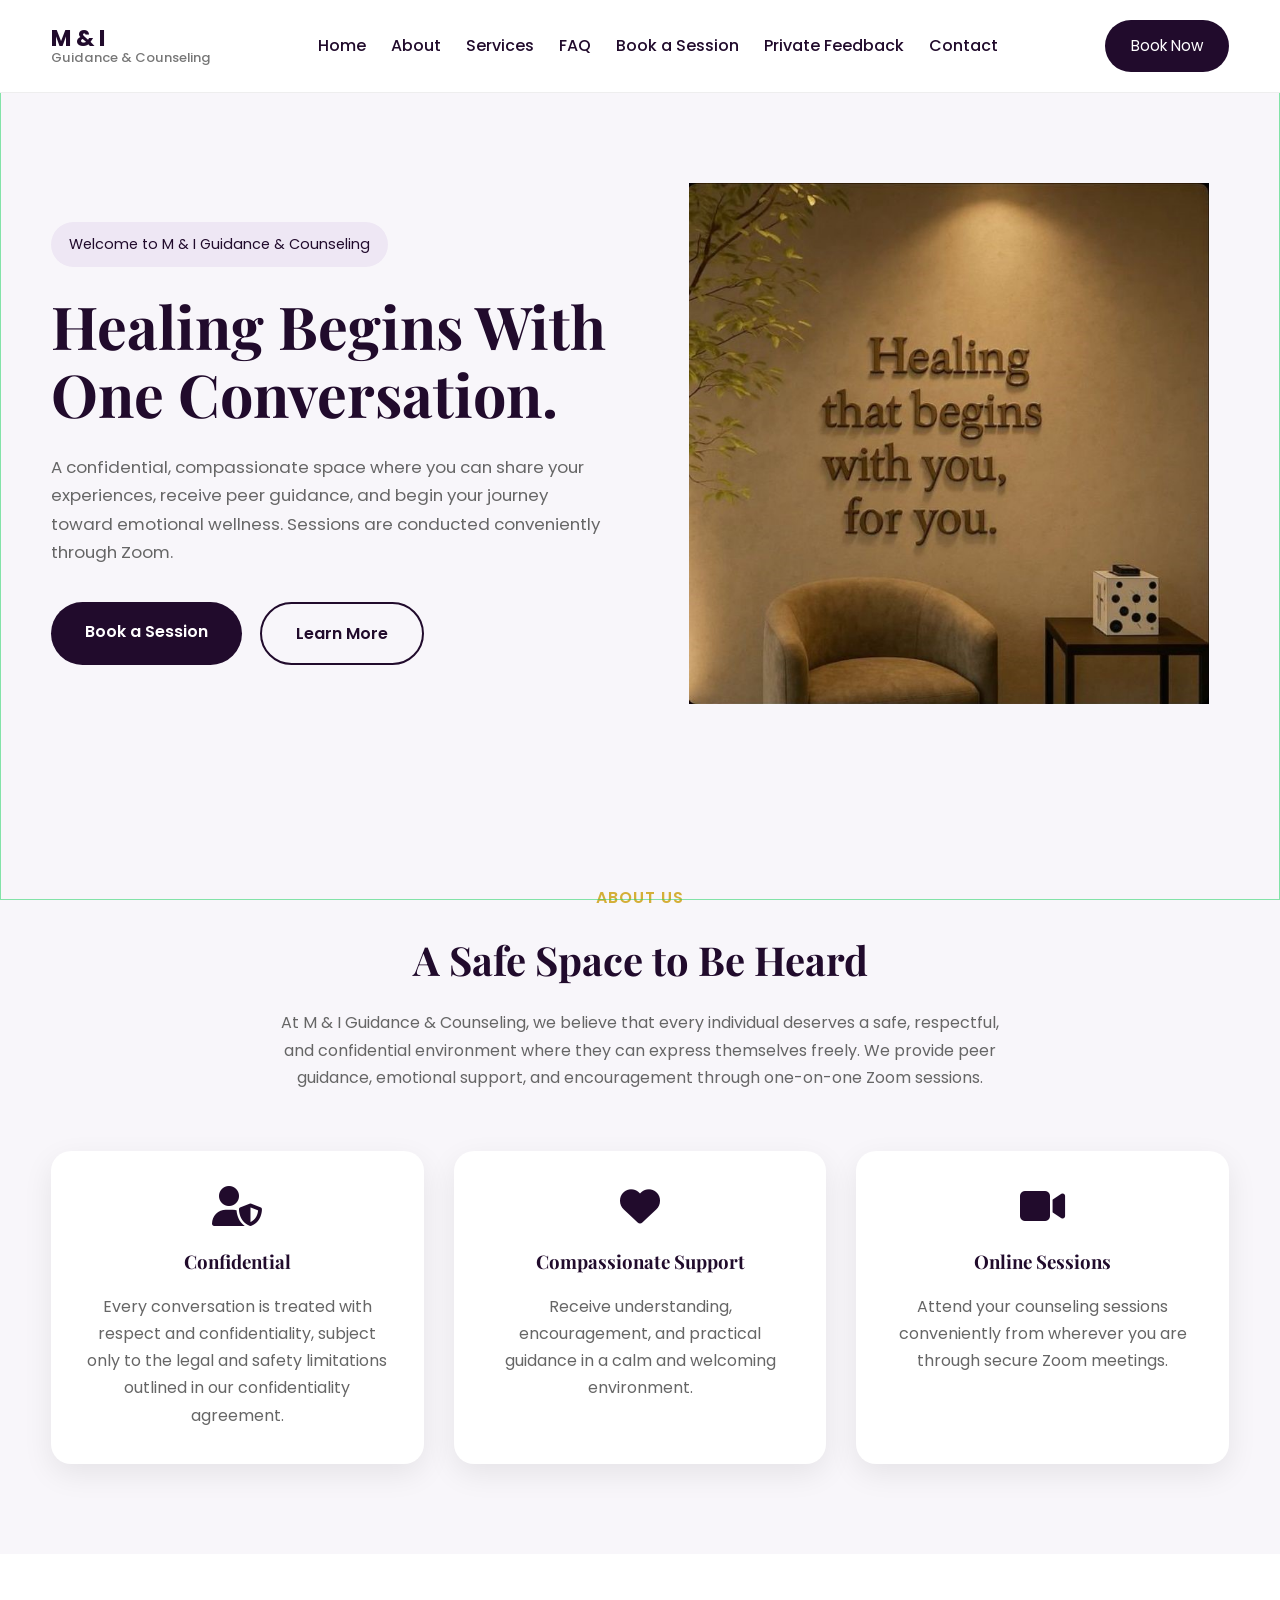
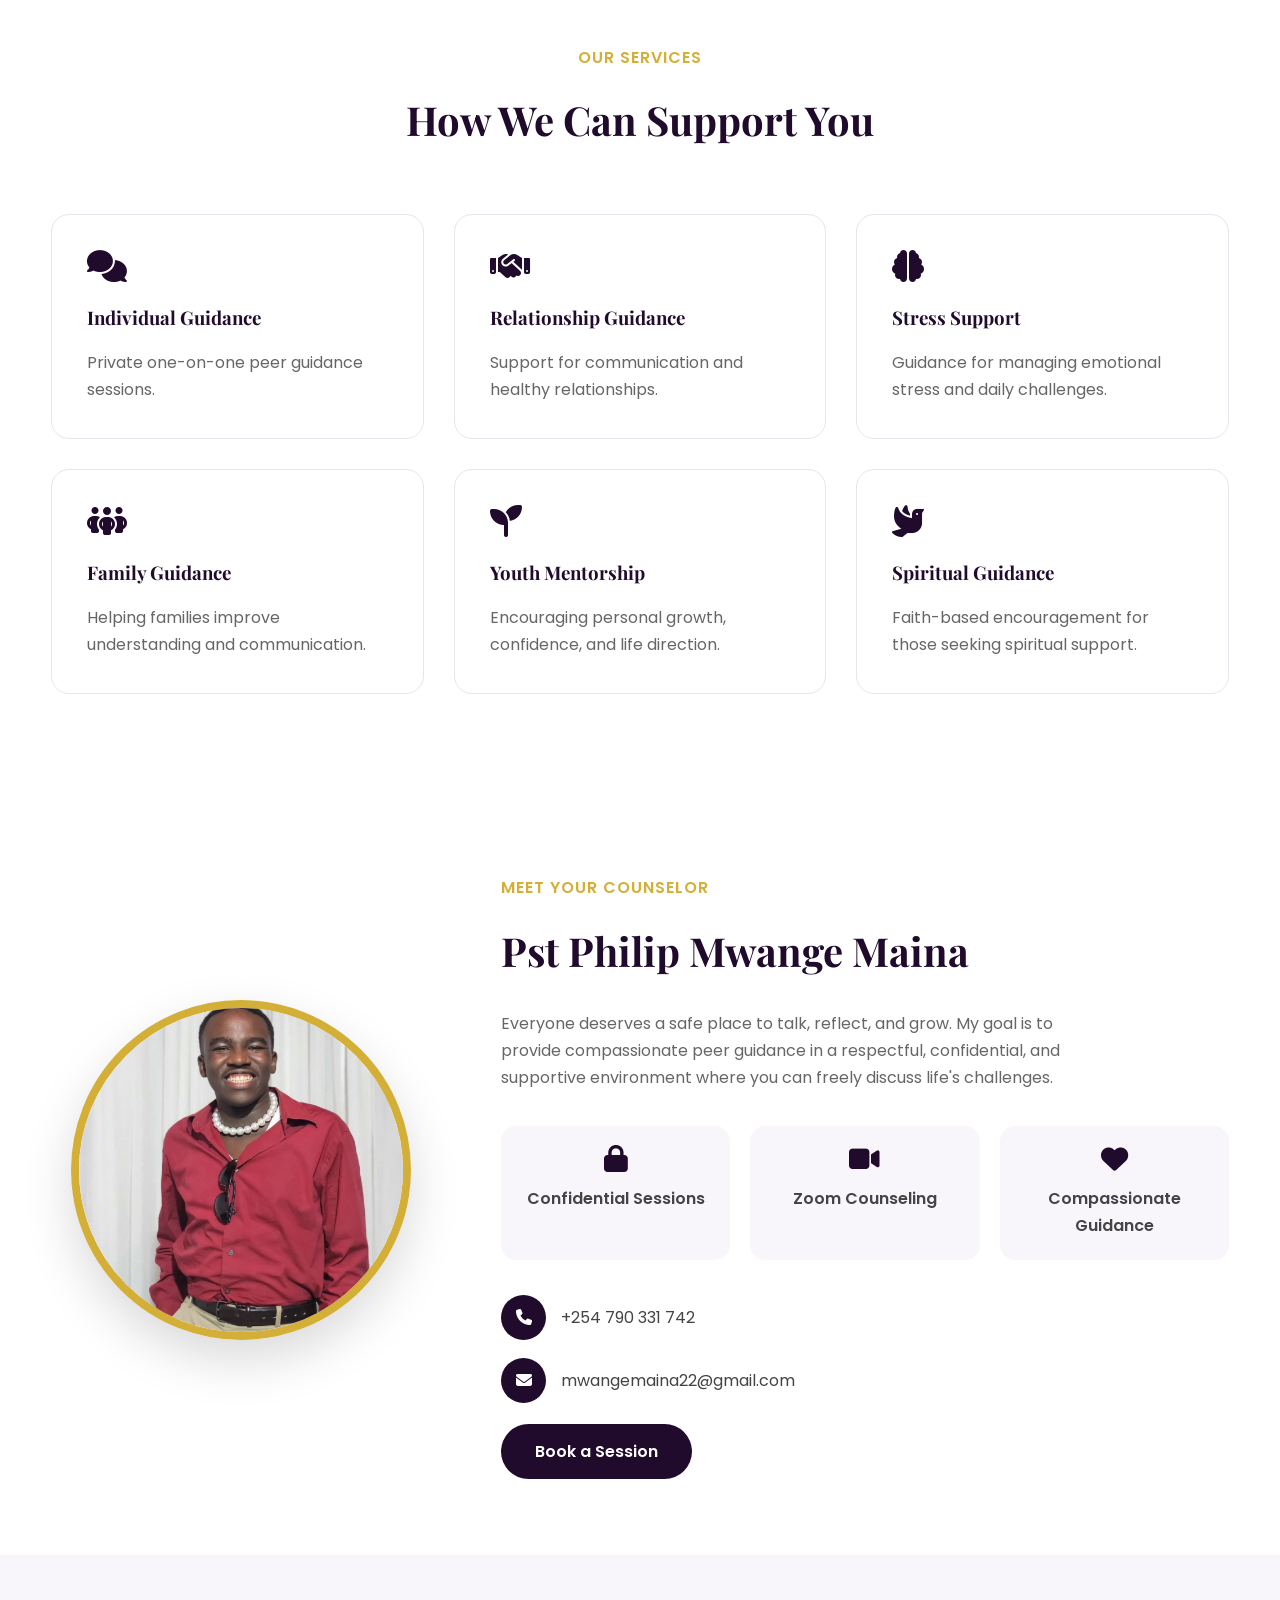
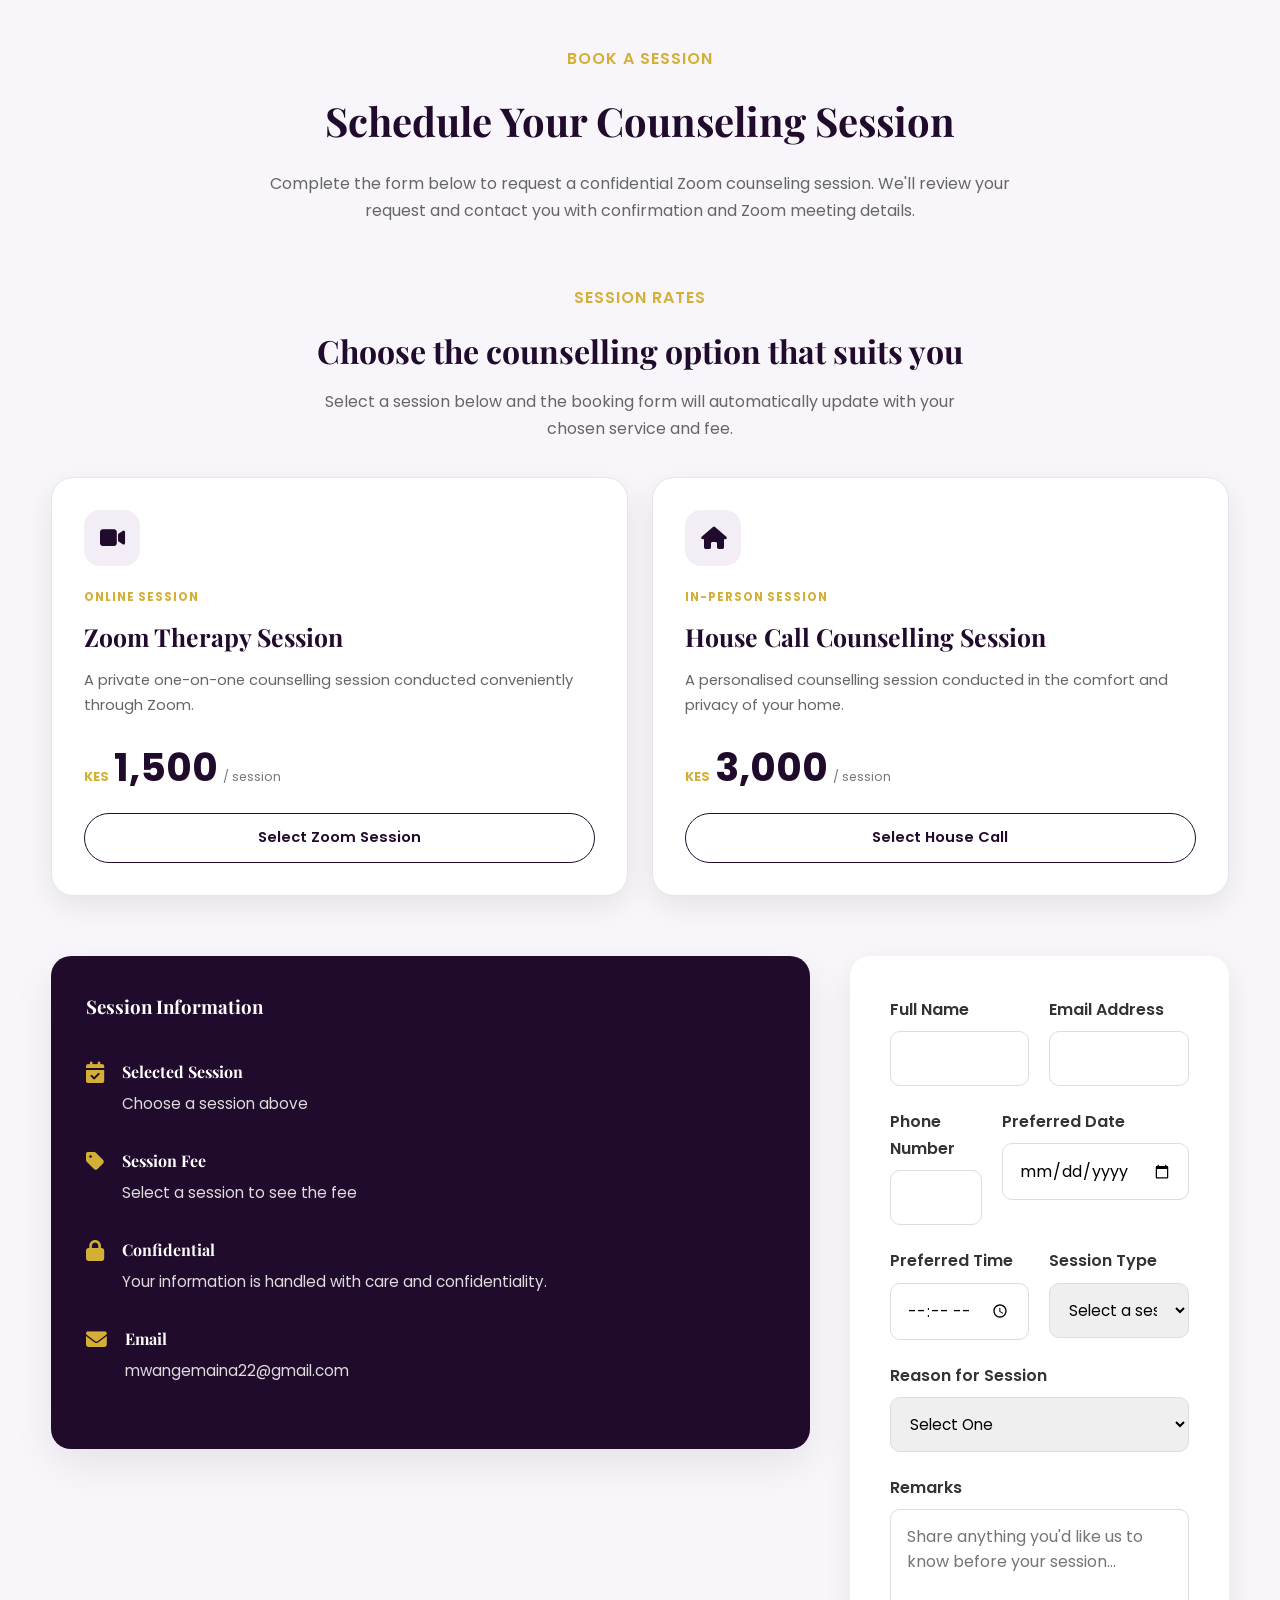
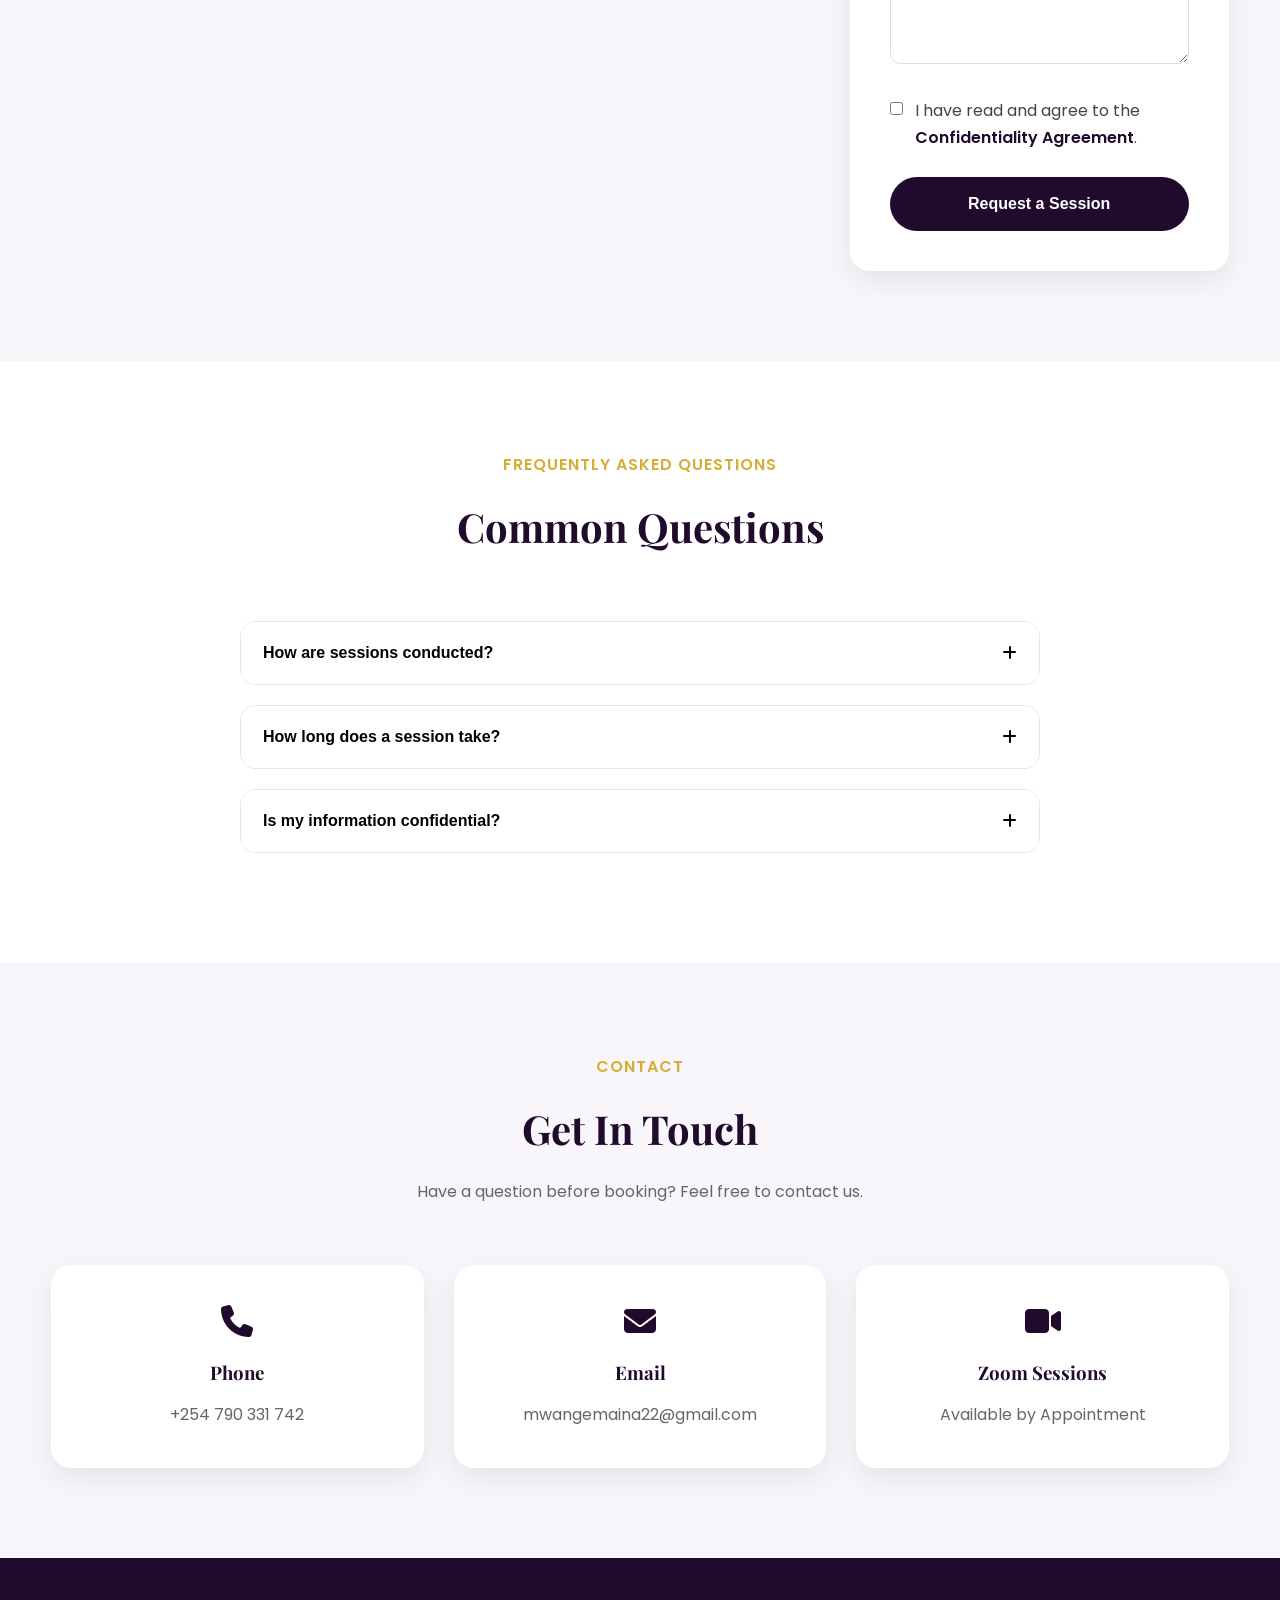
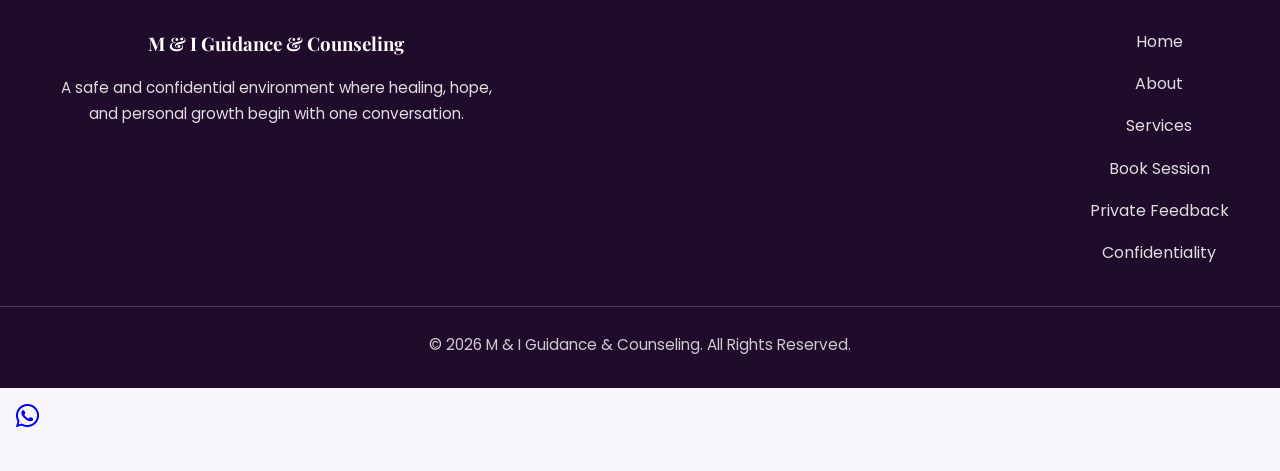
<file: index.html>
<!DOCTYPE html>
<html lang="en">

<head>
<meta charset="UTF-8">
<meta name="viewport" content="width=device-width, initial-scale=1.0">
    <title>M & I Guidance & Counseling</title>
<meta name="description" content="M & I Guidance & Counseling — confidential, compassionate online guidance and counseling sessions via Zoom.">
    <link rel="stylesheet" href="css/styles.css">
    <link rel="stylesheet" href="css/responsive.css">
    <link href="https://fonts.googleapis.com/css2?family=Poppins:wght@300;400;500;600;700&family=Playfair+Display:wght@600;700&display=swap" rel="stylesheet">
    <link rel="stylesheet" href="https://cdnjs.cloudflare.com/ajax/libs/font-awesome/6.7.1/css/all.min.css">



</head>


<body>
<header class="site-header">

    <div class="container header-content">
    <a href="index.html" class="logo" aria-label="M & I Guidance & Counseling home">M & I<span>Guidance & Counseling</span></a>
    <nav id="mainNav" aria-label="Main navigation">
    <a href="#home">Home</a><a href="#about">About</a><a href="#services">Services</a><a href="#faq">FAQ</a><a href="#booking">Book a Session</a><a href="feedback.html">Private Feedback</a><a href="#contact">Contact</a>
    </nav>
    <a href="#booking" class="book-btn">Book Now</a>
    <button class="menu-btn" id="menuBtn" type="button" aria-label="Open navigation menu" aria-expanded="false" aria-controls="mainNav"><i class="fa-solid fa-bars"></i></button>
    </div>

</header>

<main>
<section class="hero" id="home">
    <div class="container hero-grid">
    <div class="hero-content"><span class="welcome">Welcome to M & I Guidance & Counseling</span><h1>Healing Begins With One Conversation.</h1><p>A confidential, compassionate space where you can share your experiences, receive peer guidance, and begin your journey toward emotional wellness. Sessions are conducted conveniently through Zoom.</p>
        <div class="hero-buttons"><a href="#booking" class="primary-btn">Book a Session</a><a href="#about" class="secondary-btn">Learn More</a></div>
        </div>
    <div class="hero-image"><img src="images/Healing Begins With You.jpeg" alt="Healing Begins With You">
</div>
</div>
</section>

<section id="about" class="about">
    <div class="container">
        <div class="section-title"><span>About Us</span>
            <h2>A Safe Space to Be Heard</h2>
            <p>At M & I Guidance & Counseling, we believe that every individual deserves a safe, respectful, and confidential environment where they can express themselves freely. We provide peer guidance, emotional support, and encouragement through one-on-one Zoom sessions.</p>
        </div>
        <div class="about-grid">
            <div class="about-card"><i class="fa-solid fa-user-shield"></i><h3>Confidential</h3><p>Every conversation is treated with respect and confidentiality, subject only to the legal and safety limitations outlined in our confidentiality agreement.</p></div>
            <div class="about-card"><i class="fa-solid fa-heart"></i><h3>Compassionate Support</h3><p>Receive understanding, encouragement, and practical guidance in a calm and welcoming environment.</p>
            </div>
<div class="about-card"><i class="fa-solid fa-video"></i><h3>Online Sessions</h3><p>Attend your counseling sessions conveniently from wherever you are through secure Zoom meetings.</p></div>
</div></div>
</section>

<section id="services" class="services">
    <div class="container">
        <div class="section-title"><span>Our Services</span><h2>How We Can Support You</h2>
        </div>
        <div class="services-grid">
            <div class="service-card"><i class="fa-solid fa-comments"></i><h3>Individual Guidance</h3><p>Private one-on-one peer guidance sessions.</p></div>
            <div class="service-card"><i class="fa-solid fa-handshake"></i><h3>Relationship Guidance</h3><p>Support for communication and healthy relationships.</p></div>
            <div class="service-card"><i class="fa-solid fa-brain"></i><h3>Stress Support</h3><p>Guidance for managing emotional stress and daily challenges.</p></div>
            <div class="service-card"><i class="fa-solid fa-people-group"></i><h3>Family Guidance</h3><p>Helping families improve understanding and communication.</p></div>
            <div class="service-card"><i class="fa-solid fa-seedling"></i><h3>Youth Mentorship</h3><p>Encouraging personal growth, confidence, and life direction.</p></div>
            <div class="service-card"><i class="fa-solid fa-dove"></i><h3>Spiritual Guidance</h3><p>Faith-based encouragement for those seeking spiritual support.</p></div>
        </div>
    </div>
</section>

<section class="therapist">
    <div class="container therapist-grid">
        <div class="therapist-image">
            <div class="image-frame"><img src="images/therapist.jpg" alt="Pst Philip Mwange Maina">
            </div>
        </div>
        <div class="therapist-content"><span class="section-tag">Meet Your Counselor</span><h2>Pst Philip Mwange Maina</h2><p class="intro">Everyone deserves a safe place to talk, reflect, and grow. My goal is to provide compassionate peer guidance in a respectful, confidential, and supportive environment where you can freely discuss life's challenges.</p><div class="highlights"><div class="highlight"><i class="fa-solid fa-lock"></i><span>Confidential Sessions</span></div><div class="highlight"><i class="fa-solid fa-video"></i><span>Zoom Counseling</span></div><div class="highlight"><i class="fa-solid fa-heart"></i><span>Compassionate Guidance</span></div></div><div class="contact-info"><div><i class="fa-solid fa-phone"></i><span>+254 790 331 742</span></div><div><i class="fa-solid fa-envelope"></i><span>mwangemaina22@gmail.com</span></div></div><a href="#booking" class="primary-btn">Book a Session</a>
    </div>
    </div>
</section>

<section id="booking" class="booking"><div class="container"><div class="section-title"><span>Book a Session</span><h2>Schedule Your Counseling Session</h2><p>Complete the form below to request a confidential Zoom counseling session. We'll review your request and contact you with confirmation and Zoom meeting details.</p></div><div class="rate-card-section">
    <div class="rate-card-heading">
        <span>Session Rates</span>
        <h3>Choose the counselling option that suits you</h3>
        <p>Select a session below and the booking form will automatically update with your chosen service and fee.</p>
    </div>

    <div class="rate-cards">

        <article class="rate-card" data-session-card="zoom">
            <div class="rate-card-icon">
                <i class="fa-solid fa-video"></i>
            </div>

            <span class="rate-card-label">ONLINE SESSION</span>

            <h3>Zoom Therapy Session</h3>

            <p>
                A private one-on-one counselling session conducted
                conveniently through Zoom.
            </p>

            <div class="rate-card-price">
                <span>KES</span>
                <strong>1,500</strong>
                <small>/ session</small>
            </div>

            <button
                type="button"
                class="rate-card-button"
                data-session="Zoom Therapy Session"
                data-price="1500"
            >
                Select Zoom Session
            </button>
        </article>

        <article class="rate-card" data-session-card="house">
            <div class="rate-card-icon">
                <i class="fa-solid fa-house"></i>
            </div>

            <span class="rate-card-label">IN-PERSON SESSION</span>

            <h3>House Call Counselling Session</h3>

            <p>
                A personalised counselling session conducted
                in the comfort and privacy of your home.
            </p>

            <div class="rate-card-price">
                <span>KES</span>
                <strong>3,000</strong>
                <small>/ session</small>
            </div>

            <button
                type="button"
                class="rate-card-button"
                data-session="House Call Counselling Session"
                data-price="3000"
            >
                Select House Call
            </button>
        </article>

    </div>
</div>

<div class="booking-wrapper">
<div class="booking-info"><h3>Session Information</h3><div class="booking-item"><i class="fa-solid fa-calendar-check"></i><div><h4>Selected Session</h4><p id="bookingSessionInfo">Choose a session above</p></div></div><div class="booking-item"><i class="fa-solid fa-tag"></i><div><h4>Session Fee</h4><p id="bookingPriceInfo">Select a session to see the fee</p></div></div><div class="booking-item"><i class="fa-solid fa-lock"></i><div><h4>Confidential</h4><p>Your information is handled with care and confidentiality.</p></div></div><div class="booking-item"><i class="fa-solid fa-envelope"></i><div><h4>Email</h4><p>mwangemaina22@gmail.com</p></div></div></div>
<div class="booking-form"><form name="therapy-booking" method="POST" data-netlify="true" netlify-honeypot="bot-field" action="thank-you.html"><input type="hidden" name="form-name" value="therapy-booking"><p hidden><label>Don't fill this out:<input name="bot-field"></label></p>
<div class="form-row"><div class="form-group"><label for="name">Full Name</label><input id="name" type="text" name="name" autocomplete="name" required></div><div class="form-group"><label for="email">Email Address</label><input id="email" type="email" name="email" autocomplete="email" required></div></div>
<div class="form-row"><div class="form-group"><label for="phone">Phone Number</label><input id="phone" type="tel" name="phone" autocomplete="tel" required></div><div class="form-group"><label for="date">Preferred Date</label><input id="date" type="date" name="date" required></div></div>
<div class="form-row"><div class="form-group"><label for="time">Preferred Time</label><input id="time" type="time" name="time" required></div><div class="form-group"><label for="sessionType">Session Type</label><select id="sessionType" name="session_type" required><option value="">Select a session</option><option value="Zoom Therapy Session">Zoom Therapy Session — KES 1,500</option><option value="House Call Counselling Session">House Call Counselling Session — KES 3,000</option></select></div></div>
<input type="hidden" id="sessionPrice" name="session_price" value="">
<div class="form-group"><label for="reason">Reason for Session</label><select id="reason" name="reason" required><option value="">Select One</option><option>Personal Guidance</option><option>Stress Support</option><option>Relationship Guidance</option><option>Family Guidance</option><option>Youth Mentorship</option><option>Spiritual Guidance</option><option>Other</option></select></div>
<div class="form-group"><label for="remarks">Remarks</label><textarea id="remarks" rows="5" name="remarks" placeholder="Share anything you'd like us to know before your session..."></textarea></div>
<div class="checkbox-group"><input type="checkbox" id="agree" name="confidentiality-agreement" value="agreed" required><label for="agree">I have read and agree to the <a href="confidentiality.html">Confidentiality Agreement</a>.</label></div>
<button type="submit" class="submit-btn">Request a Session</button>
</form></div></div></div></section>
<section id="faq" class="faq"><div class="container"><div class="section-title"><span>Frequently Asked Questions</span><h2>Common Questions</h2></div><div class="faq-container">
<div class="faq-item"><button class="faq-question" type="button">How are sessions conducted?<i class="fa-solid fa-plus"></i></button><div class="faq-answer"><p>All sessions are conducted online through Zoom. A Zoom link will be emailed after your booking has been confirmed.</p></div></div>
<div class="faq-item"><button class="faq-question" type="button">How long does a session take?<i class="fa-solid fa-plus"></i></button><div class="faq-answer"><p>Sessions typically last between 45 and 60 minutes.</p></div></div>
<div class="faq-item"><button class="faq-question" type="button">Is my information confidential?<i class="fa-solid fa-plus"></i></button><div class="faq-answer"><p>Yes. Your information is handled confidentially in accordance with our Confidentiality Agreement.</p></div></div>
</div></div></section>
<section id="contact" class="contact"><div class="container"><div class="section-title"><span>Contact</span><h2>Get In Touch</h2><p>Have a question before booking? Feel free to contact us.</p></div><div class="contact-grid"><div class="contact-card"><i class="fa-solid fa-phone"></i><h3>Phone</h3><p>+254 790 331 742</p></div><div class="contact-card"><i class="fa-solid fa-envelope"></i><h3>Email</h3><p>mwangemaina22@gmail.com</p></div><div class="contact-card"><i class="fa-solid fa-video"></i><h3>Zoom Sessions</h3><p>Available by Appointment</p></div></div></div></section>
</main>
<footer><div class="container footer-content"><div><h3>M & I Guidance & Counseling</h3><p>A safe and confidential environment where healing, hope, and personal growth begin with one conversation.</p></div><div class="footer-links"><a href="#home">Home</a><a href="#about">About</a><a href="#services">Services</a><a href="#booking">Book Session</a><a href="feedback.html">Private Feedback</a><a href="confidentiality.html">Confidentiality</a></div></div><hr><p class="copyright">© 2026 M & I Guidance & Counseling. All Rights Reserved.</p></footer>

<a
    href="https://wa.me/254790331742?text=Hello%20Pst%20Philip%2C%20I%27d%20like%20to%20inquire%20about%20a%20counseling%20session"
    class="whatsapp-float"
    target="_blank"
    rel="noopener noreferrer"
    aria-label="Chat with M & I Guidance & Counseling on WhatsApp"
>
    <span class="whatsapp-icon">
        <i class="fa-brands fa-whatsapp" aria-hidden="true"></i>
    </span>

    <span class="whatsapp-label">
        Chat with us
    </span>
</a>


<script src="js/script.js"></script>

</body>
</html>
</file>
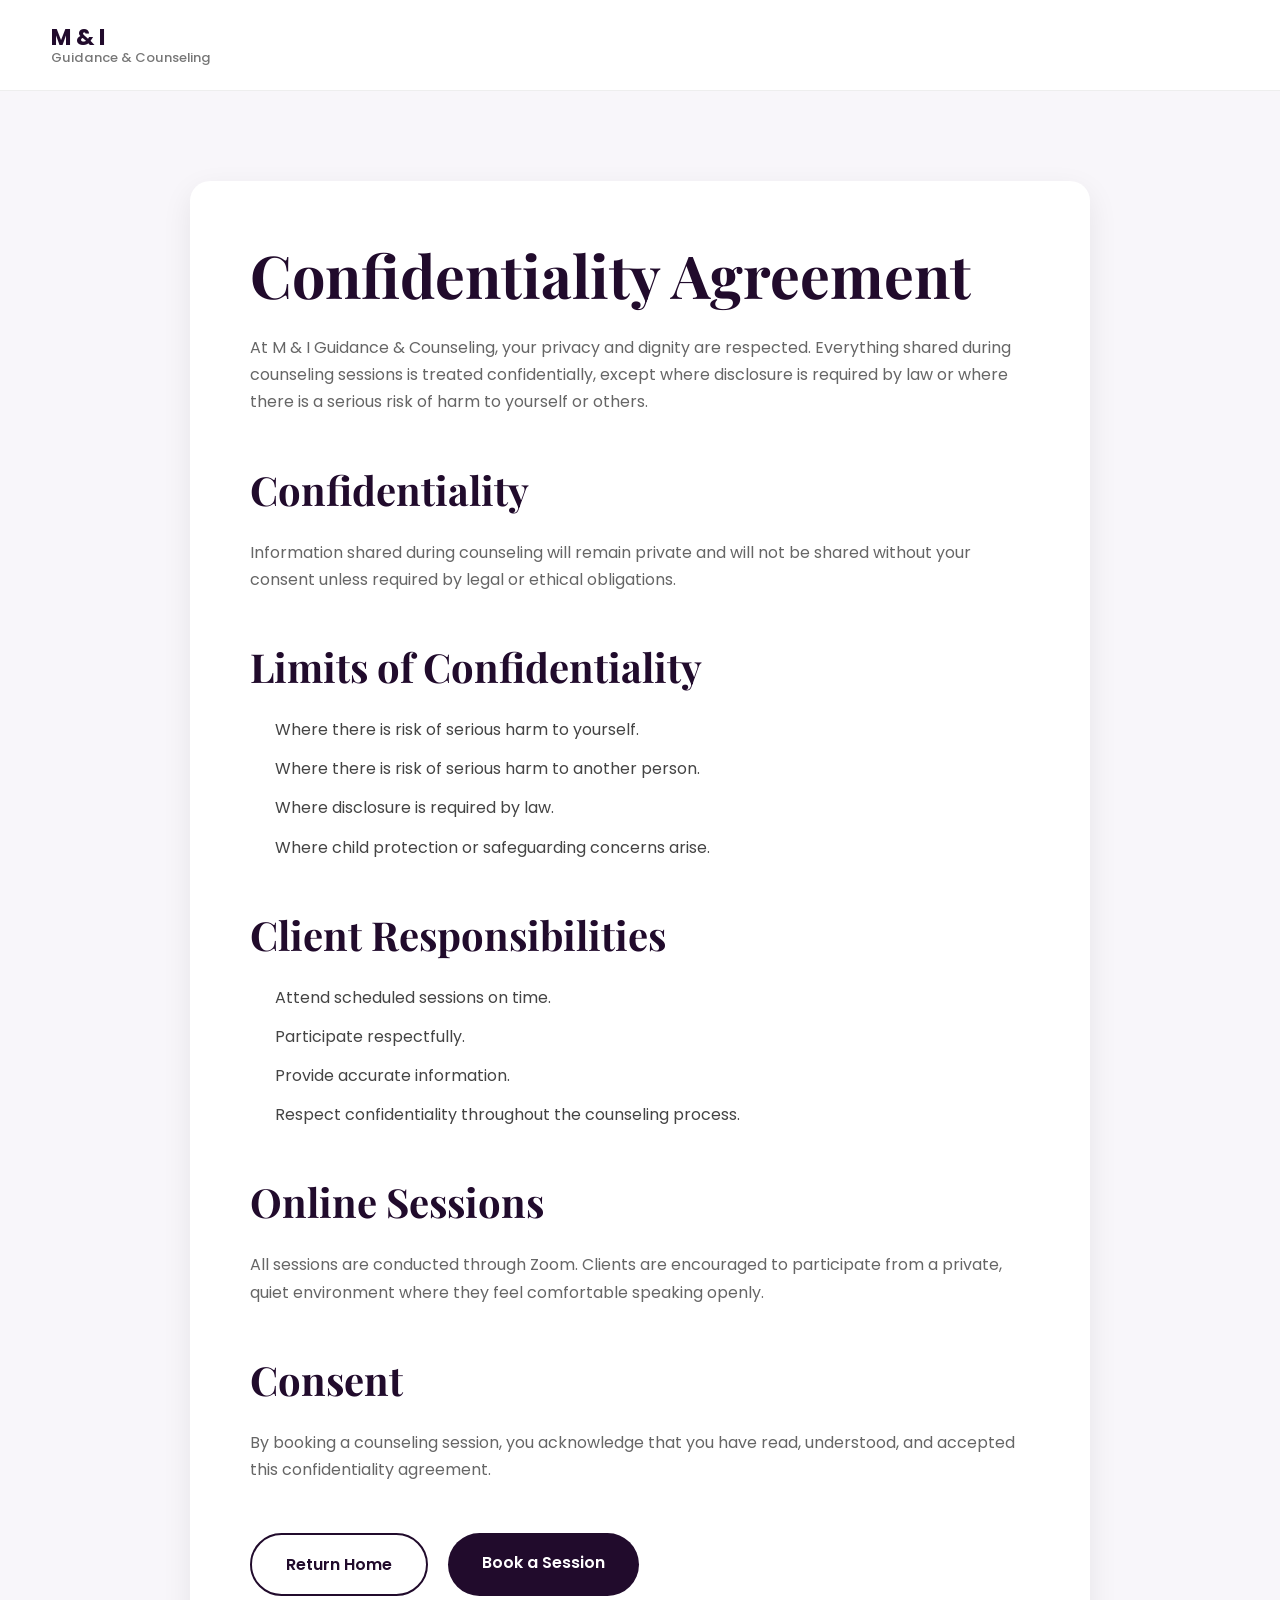
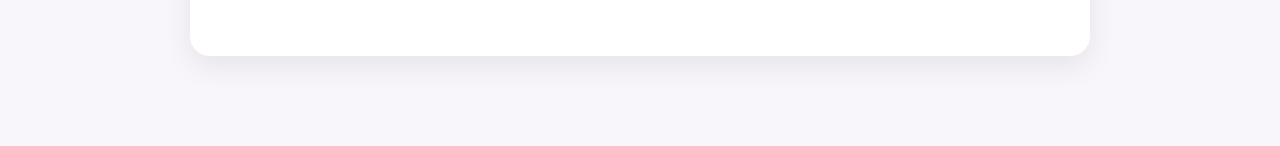
<file: confidentiality.html>
<!DOCTYPE html>
<html lang="en">
<head>

<meta charset="UTF-8">
<meta name="viewport" content="width=device-width, initial-scale=1.0">

<title>Confidentiality Agreement | M & I Guidance & Counseling</title>

<link rel="stylesheet" href="css/styles.css">
<link rel="stylesheet" href="css/responsive.css">

<link rel="preconnect" href="https://fonts.googleapis.com">
<link rel="preconnect" href="https://fonts.gstatic.com" crossorigin>

<link href="https://fonts.googleapis.com/css2?family=Playfair+Display:wght@600;700&family=Poppins:wght@300;400;500;600&display=swap" rel="stylesheet">

<link rel="stylesheet"
href="https://cdnjs.cloudflare.com/ajax/libs/font-awesome/6.5.2/css/all.min.css">

</head>

<body>

<header class="page-header">

<div class="container">

<a href="index.html" class="logo">

M & I

<span>Guidance & Counseling</span>

</a>

</div>

</header>

<section class="document">

<div class="container">

<div class="document-card">

<h1>Confidentiality Agreement</h1>

<p class="document-intro">

At M & I Guidance & Counseling, your privacy and dignity are respected.
Everything shared during counseling sessions is treated confidentially,
except where disclosure is required by law or where there is a serious
risk of harm to yourself or others.

</p>

<h2>Confidentiality</h2>

<p>

Information shared during counseling will remain private and will not be
shared without your consent unless required by legal or ethical obligations.

</p>

<h2>Limits of Confidentiality</h2>

<ul>

<li>Where there is risk of serious harm to yourself.</li>

<li>Where there is risk of serious harm to another person.</li>

<li>Where disclosure is required by law.</li>

<li>Where child protection or safeguarding concerns arise.</li>

</ul>

<h2>Client Responsibilities</h2>

<ul>

<li>Attend scheduled sessions on time.</li>

<li>Participate respectfully.</li>

<li>Provide accurate information.</li>

<li>Respect confidentiality throughout the counseling process.</li>

</ul>

<h2>Online Sessions</h2>

<p>

All sessions are conducted through Zoom.
Clients are encouraged to participate from a private,
quiet environment where they feel comfortable speaking openly.

</p>

<h2>Consent</h2>

<p>

By booking a counseling session, you acknowledge that you have read,
understood, and accepted this confidentiality agreement.

</p>

<div class="document-buttons">

<a href="index.html" class="secondary-btn">

Return Home

</a>

<a href="index.html#booking" class="primary-btn">

Book a Session

</a>

</div>

</div>

</div>

</section>

</body>
</html>
</file>
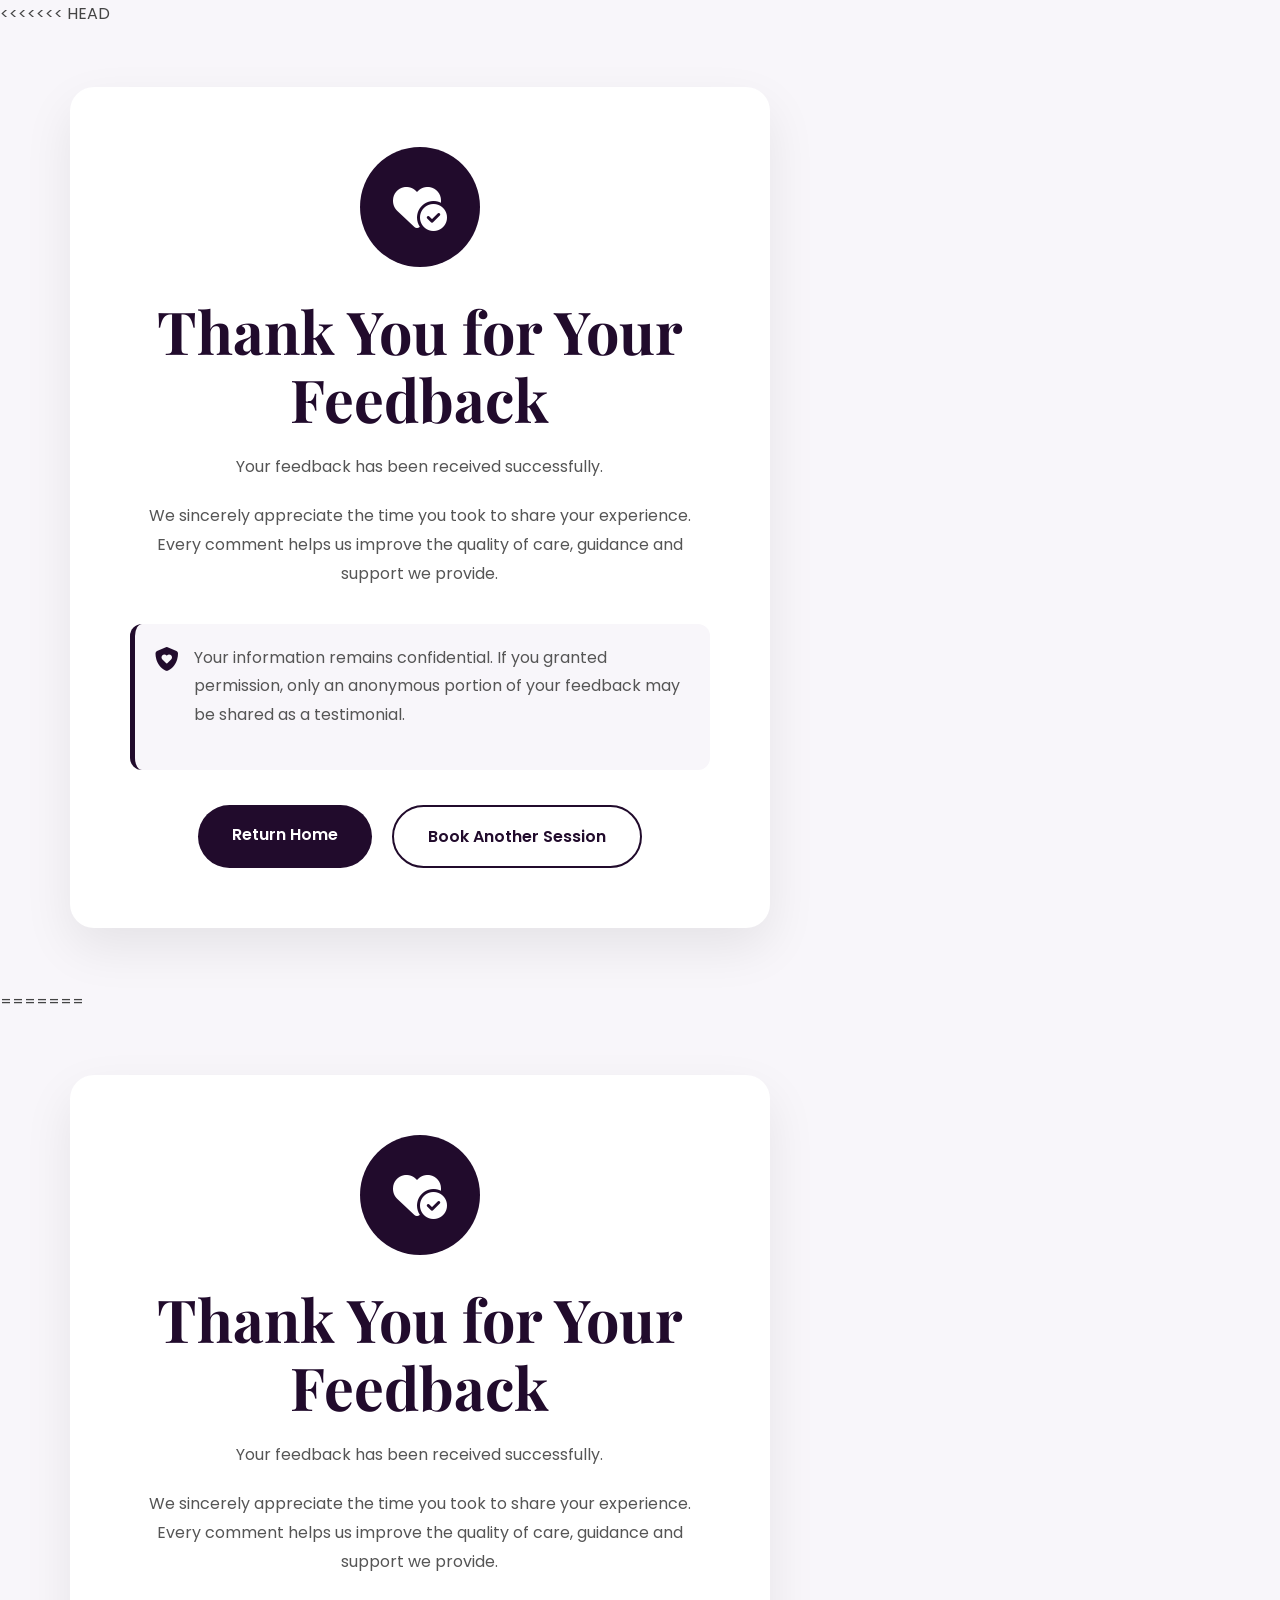
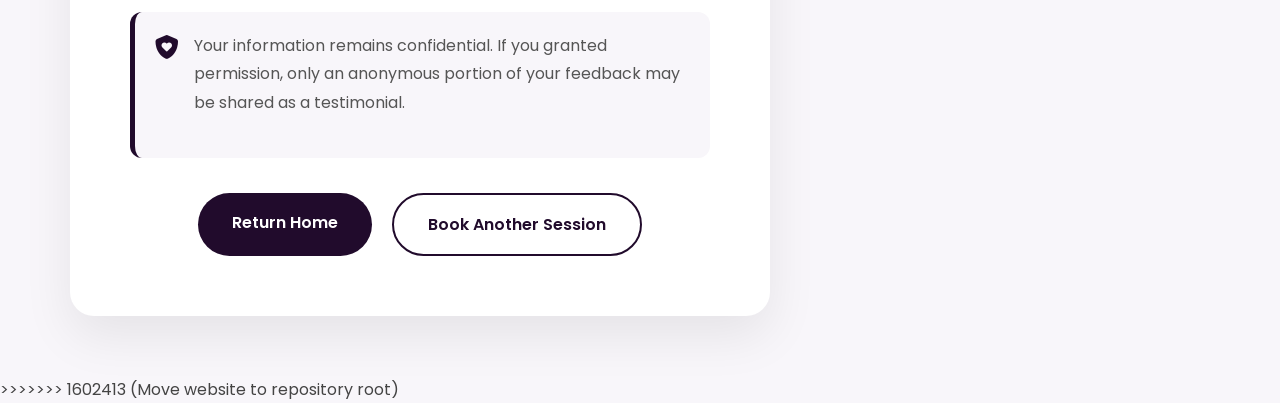
<file: feedback-success.html>
<<<<<<< HEAD
<!DOCTYPE html>
<html lang="en">

<head>

    <meta charset="UTF-8">

    <meta name="viewport" content="width=device-width, initial-scale=1.0">

    <title>Thank You | M & I Guidance & Counseling</title>

    <link rel="stylesheet" href="css/styles.css">
    <link rel="stylesheet" href="css/responsive.css">

    <link rel="preconnect" href="https://fonts.googleapis.com">

    <link rel="preconnect" href="https://fonts.gstatic.com" crossorigin>

    <link href="https://fonts.googleapis.com/css2?family=Playfair+Display:wght@600;700&family=Poppins:wght@300;400;500;600&display=swap" rel="stylesheet">

    <link rel="stylesheet"
        href="https://cdnjs.cloudflare.com/ajax/libs/font-awesome/6.5.2/css/all.min.css">

</head>

<body>

<section class="success-page">

    <div class="container">

        <div class="success-card">

            <div class="success-icon">

                <i class="fa-solid fa-heart-circle-check"></i>

            </div>

            <h1>Thank You for Your Feedback</h1>

            <p>

                Your feedback has been received successfully.

            </p>

            <p>

                We sincerely appreciate the time you took to share your
                experience. Every comment helps us improve the quality of
                care, guidance and support we provide.

            </p>

            <div class="privacy-note">

                <i class="fa-solid fa-shield-heart"></i>

                <p>

                    Your information remains confidential. If you granted
                    permission, only an anonymous portion of your feedback
                    may be shared as a testimonial.

                </p>

            </div>

            <div class="success-buttons">

                <a href="index.html" class="primary-btn">

                    Return Home

                </a>

                <a href="index.html#booking" class="secondary-btn">

                    Book Another Session

                </a>

            </div>

        </div>

    </div>

</section>

</body>

=======
<!DOCTYPE html>
<html lang="en">

<head>

    <meta charset="UTF-8">

    <meta name="viewport" content="width=device-width, initial-scale=1.0">

    <title>Thank You | M & I Guidance & Counseling</title>

    <link rel="stylesheet" href="css/styles.css">
    <link rel="stylesheet" href="css/responsive.css">

    <link rel="preconnect" href="https://fonts.googleapis.com">

    <link rel="preconnect" href="https://fonts.gstatic.com" crossorigin>

    <link href="https://fonts.googleapis.com/css2?family=Playfair+Display:wght@600;700&family=Poppins:wght@300;400;500;600&display=swap" rel="stylesheet">

    <link rel="stylesheet"
        href="https://cdnjs.cloudflare.com/ajax/libs/font-awesome/6.5.2/css/all.min.css">

</head>

<body>

<section class="success-page">

    <div class="container">

        <div class="success-card">

            <div class="success-icon">

                <i class="fa-solid fa-heart-circle-check"></i>

            </div>

            <h1>Thank You for Your Feedback</h1>

            <p>

                Your feedback has been received successfully.

            </p>

            <p>

                We sincerely appreciate the time you took to share your
                experience. Every comment helps us improve the quality of
                care, guidance and support we provide.

            </p>

            <div class="privacy-note">

                <i class="fa-solid fa-shield-heart"></i>

                <p>

                    Your information remains confidential. If you granted
                    permission, only an anonymous portion of your feedback
                    may be shared as a testimonial.

                </p>

            </div>

            <div class="success-buttons">

                <a href="index.html" class="primary-btn">

                    Return Home

                </a>

                <a href="index.html#booking" class="secondary-btn">

                    Book Another Session

                </a>

            </div>

        </div>

    </div>

</section>

</body>

>>>>>>> 1602413 (Move website to repository root)
</html>
</file>
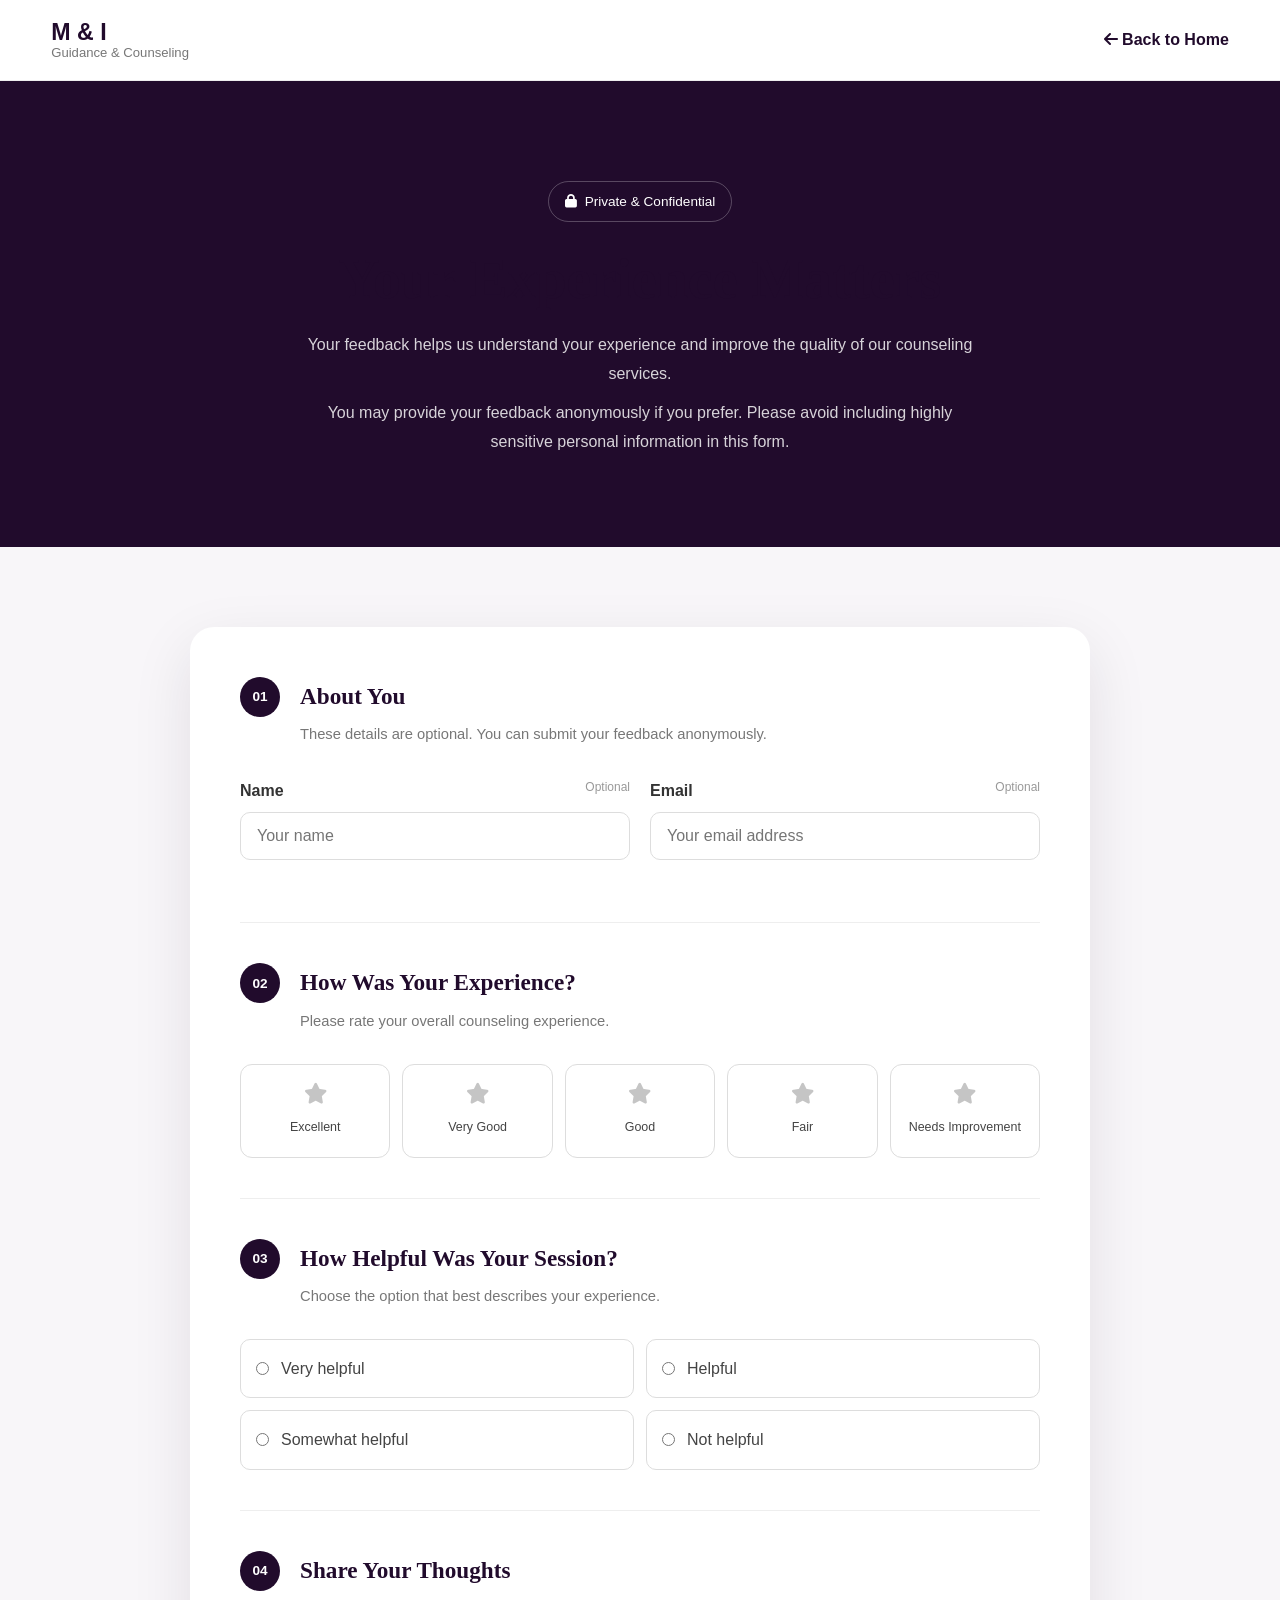
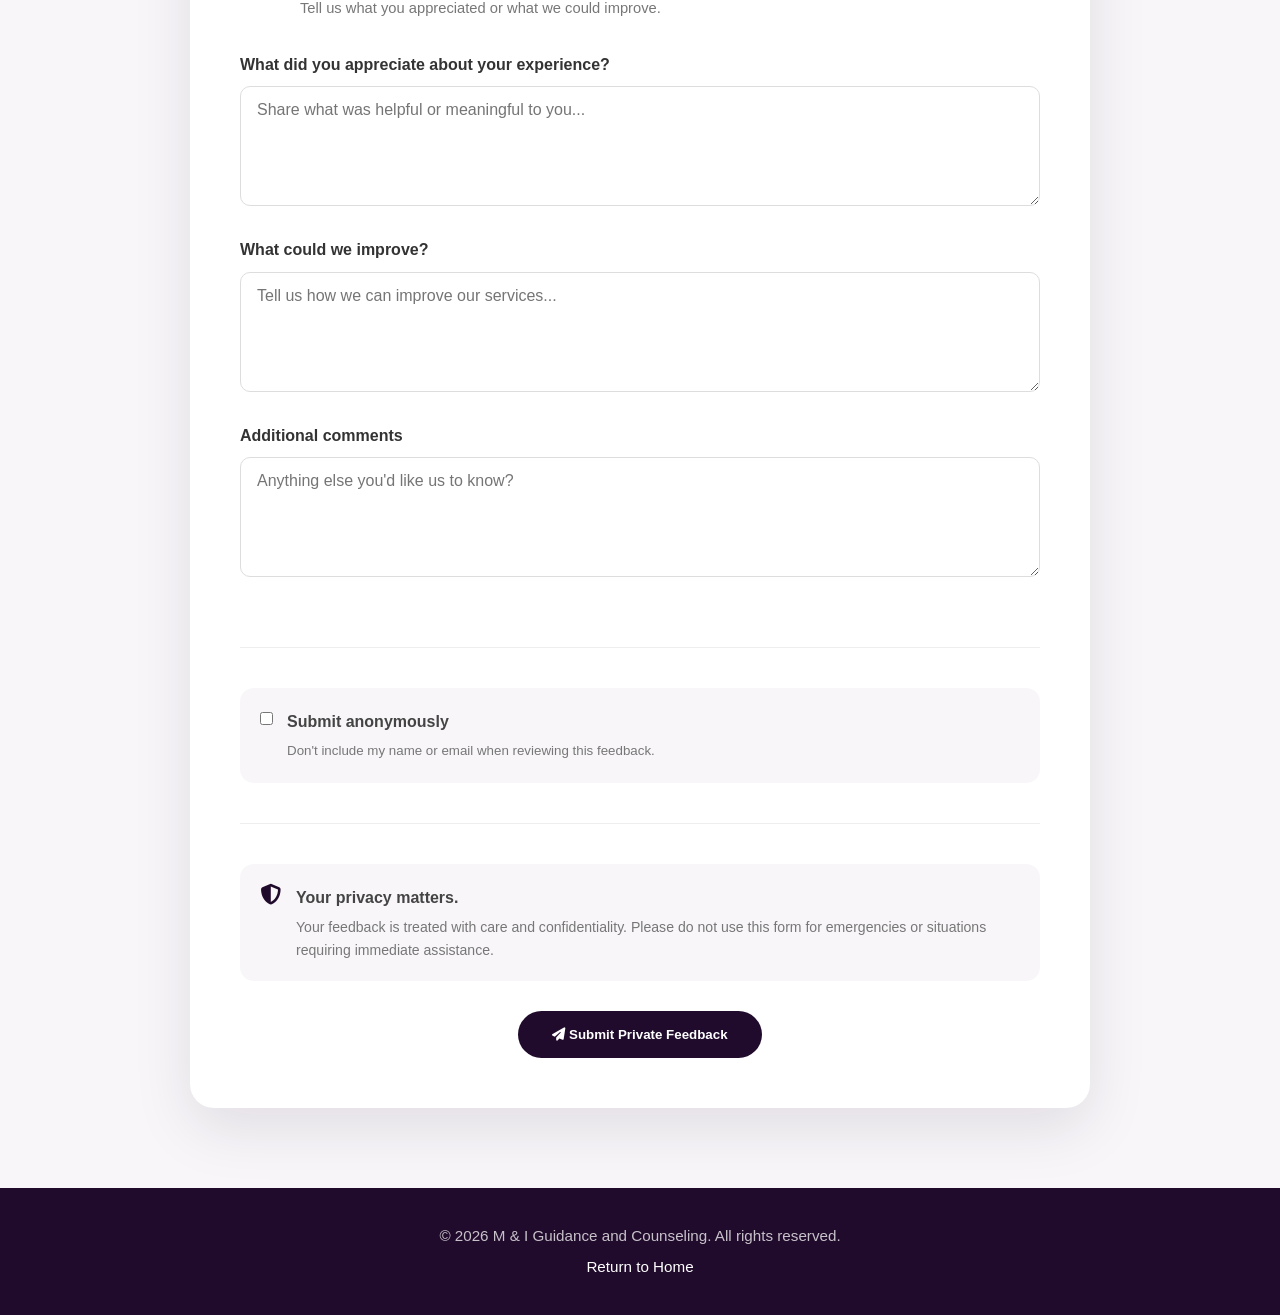
<file: feedback.html>
<!DOCTYPE html>
<html lang="en">

<head>
    <meta charset="UTF-8">
    <meta name="viewport" content="width=device-width, initial-scale=1.0">

    <title>Private Feedback | M & I Guidance and Counseling</title>

    <meta
        name="description"
        content="Share your private feedback about your counseling experience with M & I Guidance and Counseling."
    >

    <link rel="stylesheet" href="css/styles.css">
    <link rel="stylesheet" href="css/responsive.css">

    <link
        rel="stylesheet"
        href="https://cdnjs.cloudflare.com/ajax/libs/font-awesome/6.5.2/css/all.min.css"
    >
</head>

<body>

    <!-- ===========================
         HEADER
    =========================== -->

    <header class="site-header">

        <div class="container header-content">

            <a href="index.html" class="logo">
                M & I
                <span>Guidance & Counseling</span>
            </a>

            <a href="index.html" class="back-link">
                <i class="fa-solid fa-arrow-left"></i>
                Back to Home
            </a>

        </div>

    </header>


    <!-- ===========================
         FEEDBACK HERO
    =========================== -->

    <main>

        <section class="feedback-hero">

            <div class="container">

                <div class="feedback-intro">

                    <span class="feedback-label">
                        <i class="fa-solid fa-lock"></i>
                        Private & Confidential
                    </span>

                    <h1>
                        Your Experience Matters
                    </h1>

                    <p>
                        Your feedback helps us understand your experience and
                        improve the quality of our counseling services.
                    </p>

                    <p>
                        You may provide your feedback anonymously if you prefer.
                        Please avoid including highly sensitive personal information
                        in this form.
                    </p>

                </div>

            </div>

        </section>


        <!-- ===========================
             FEEDBACK FORM
        =========================== -->

        <section class="feedback-section">

            <div class="container">

                <div class="feedback-card">

                    <form
                        name="client-feedback"
                        method="POST"
                        data-netlify="true"
                        netlify-honeypot="bot-field"
                        action="feedback-success.html"
                    >

                        <input
                            type="hidden"
                            name="form-name"
                            value="client-feedback"
                        >

                        <p hidden>
                            <label>
                                Don't fill this out:
                                <input name="bot-field">
                            </label>
                        </p>


                        <!-- Personal Information -->

                        <div class="feedback-block">

                            <div class="feedback-block-heading">

                                <span>01</span>

                                <div>
                                    <h2>About You</h2>

                                    <p>
                                        These details are optional. You can submit
                                        your feedback anonymously.
                                    </p>
                                </div>

                            </div>


                            <div class="form-row">

                                <div class="form-group">

                                    <label for="feedback-name">
                                        Name
                                        <span>Optional</span>
                                    </label>

                                    <input
                                        type="text"
                                        id="feedback-name"
                                        name="name"
                                        placeholder="Your name"
                                    >

                                </div>


                                <div class="form-group">

                                    <label for="feedback-email">
                                        Email
                                        <span>Optional</span>
                                    </label>

                                    <input
                                        type="email"
                                        id="feedback-email"
                                        name="email"
                                        placeholder="Your email address"
                                    >

                                </div>

                            </div>

                        </div>


                        <!-- Rating -->

                        <div class="feedback-block">

                            <div class="feedback-block-heading">

                                <span>02</span>

                                <div>
                                    <h2>How Was Your Experience?</h2>

                                    <p>
                                        Please rate your overall counseling experience.
                                    </p>
                                </div>

                            </div>


                            <div class="rating-group">

                                <input
                                    type="radio"
                                    id="rating-5"
                                    name="rating"
                                    value="5"
                                    required
                                >

                                <label for="rating-5">
                                    <i class="fa-solid fa-star"></i>
                                    <span>Excellent</span>
                                </label>


                                <input
                                    type="radio"
                                    id="rating-4"
                                    name="rating"
                                    value="4"
                                >

                                <label for="rating-4">
                                    <i class="fa-solid fa-star"></i>
                                    <span>Very Good</span>
                                </label>


                                <input
                                    type="radio"
                                    id="rating-3"
                                    name="rating"
                                    value="3"
                                >

                                <label for="rating-3">
                                    <i class="fa-solid fa-star"></i>
                                    <span>Good</span>
                                </label>


                                <input
                                    type="radio"
                                    id="rating-2"
                                    name="rating"
                                    value="2"
                                >

                                <label for="rating-2">
                                    <i class="fa-solid fa-star"></i>
                                    <span>Fair</span>
                                </label>


                                <input
                                    type="radio"
                                    id="rating-1"
                                    name="rating"
                                    value="1"
                                >

                                <label for="rating-1">
                                    <i class="fa-solid fa-star"></i>
                                    <span>Needs Improvement</span>
                                </label>

                            </div>

                        </div>


                        <!-- Session Helpfulness -->

                        <div class="feedback-block">

                            <div class="feedback-block-heading">

                                <span>03</span>

                                <div>
                                    <h2>How Helpful Was Your Session?</h2>

                                    <p>
                                        Choose the option that best describes your experience.
                                    </p>
                                </div>

                            </div>


                            <div class="choice-group">

                                <label class="choice-option">

                                    <input
                                        type="radio"
                                        name="helpfulness"
                                        value="Very helpful"
                                        required
                                    >

                                    <span>Very helpful</span>

                                </label>


                                <label class="choice-option">

                                    <input
                                        type="radio"
                                        name="helpfulness"
                                        value="Helpful"
                                    >

                                    <span>Helpful</span>

                                </label>


                                <label class="choice-option">

                                    <input
                                        type="radio"
                                        name="helpfulness"
                                        value="Somewhat helpful"
                                    >

                                    <span>Somewhat helpful</span>

                                </label>


                                <label class="choice-option">

                                    <input
                                        type="radio"
                                        name="helpfulness"
                                        value="Not helpful"
                                    >

                                    <span>Not helpful</span>

                                </label>

                            </div>

                        </div>


                        <!-- Written Feedback -->

                        <div class="feedback-block">

                            <div class="feedback-block-heading">

                                <span>04</span>

                                <div>
                                    <h2>Share Your Thoughts</h2>

                                    <p>
                                        Tell us what you appreciated or what we
                                        could improve.
                                    </p>
                                </div>

                            </div>


                            <div class="form-group">

                                <label for="appreciated">
                                    What did you appreciate about your experience?
                                </label>

                                <textarea
                                    id="appreciated"
                                    name="appreciated"
                                    rows="5"
                                    placeholder="Share what was helpful or meaningful to you..."
                                ></textarea>

                            </div>


                            <div class="form-group">

                                <label for="improve">
                                    What could we improve?
                                </label>

                                <textarea
                                    id="improve"
                                    name="improvement"
                                    rows="5"
                                    placeholder="Tell us how we can improve our services..."
                                ></textarea>

                            </div>


                            <div class="form-group">

                                <label for="additional-feedback">
                                    Additional comments
                                </label>

                                <textarea
                                    id="additional-feedback"
                                    name="additional-feedback"
                                    rows="5"
                                    placeholder="Anything else you'd like us to know?"
                                ></textarea>

                            </div>

                        </div>


                        <!-- Anonymous Feedback -->

                        <div class="feedback-block">

                            <div class="anonymous-option">

                                <label>

                                    <input
                                        type="checkbox"
                                        name="anonymous"
                                        value="Yes"
                                    >

                                    <span>

                                        <strong>Submit anonymously</strong>

                                        <small>
                                            Don't include my name or email when
                                            reviewing this feedback.
                                        </small>

                                    </span>

                                </label>

                            </div>

                        </div>


                        <!-- Privacy Notice -->

                        <div class="feedback-notice">

                            <i class="fa-solid fa-shield-halved"></i>

                            <div>

                                <strong>Your privacy matters.</strong>

                                <p>
                                    Your feedback is treated with care and
                                    confidentiality. Please do not use this form
                                    for emergencies or situations requiring
                                    immediate assistance.
                                </p>

                            </div>

                        </div>


                        <!-- Submit -->

                        <div class="feedback-submit">

                            <button
                                type="submit"
                                class="primary-btn"
                            >

                                <i class="fa-solid fa-paper-plane"></i>

                                Submit Private Feedback

                            </button>

                        </div>

                    </form>

                </div>

            </div>

        </section>

    </main>


    <!-- ===========================
         FOOTER
    =========================== -->

    <footer class="site-footer">

        <div class="container">

            <p>
                © 2026 M & I Guidance and Counseling.
                All rights reserved.
            </p>

            <p>
                <a href="index.html">
                    Return to Home
                </a>
            </p>

        </div>

    </footer>


    <script src="js/script.js"></script>

</body>

</html>
</file>
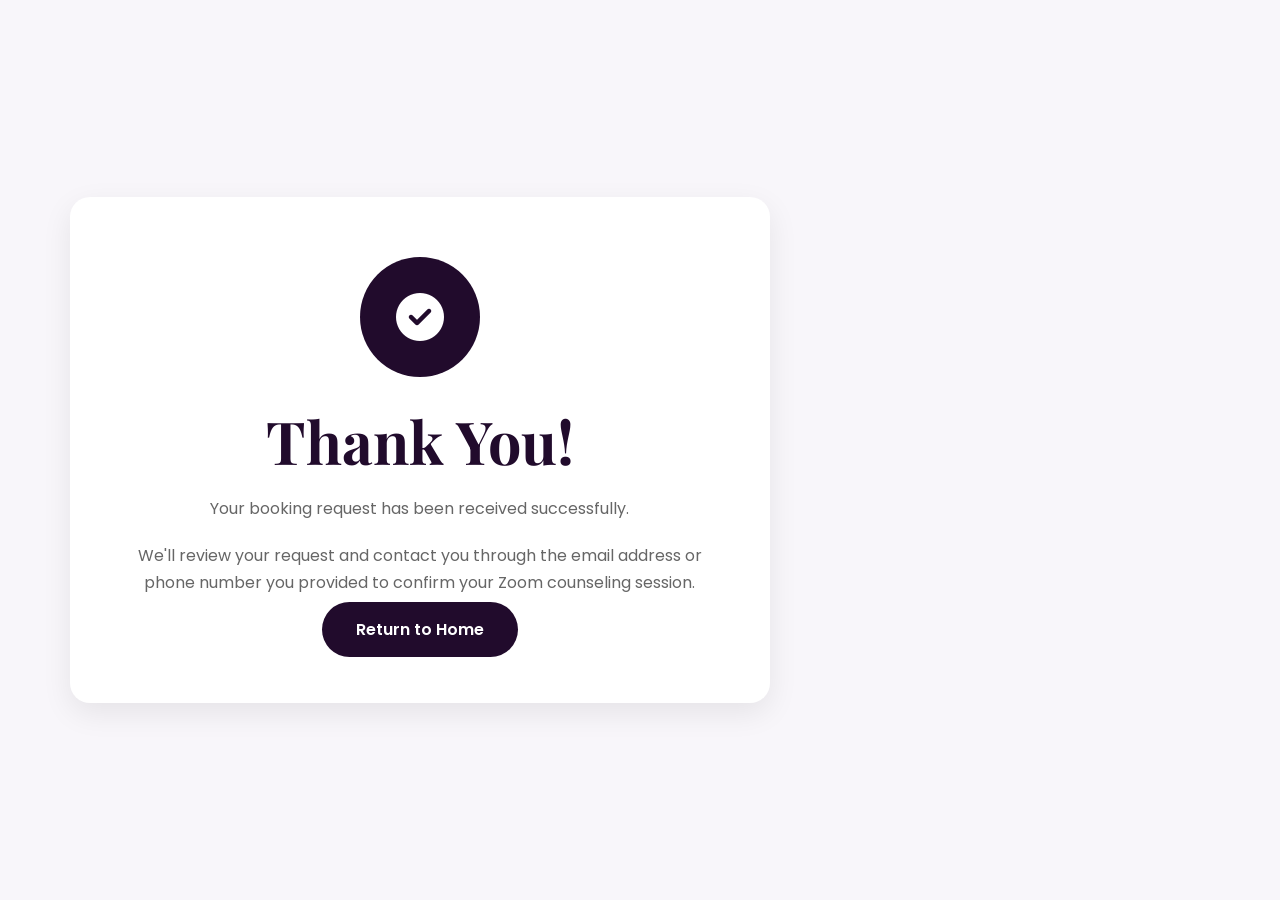
<file: thank-you.html>
<!DOCTYPE html>
<html lang="en">

<head>

<meta charset="UTF-8">

<meta name="viewport" content="width=device-width, initial-scale=1.0">

<title>Thank You | M & I Guidance & Counseling</title>

<link rel="stylesheet" href="css/styles.css">

<link rel="stylesheet" href="css/responsive.css">

<link rel="preconnect" href="https://fonts.googleapis.com">

<link rel="preconnect" href="https://fonts.gstatic.com" crossorigin>

<link href="https://fonts.googleapis.com/css2?family=Playfair+Display:wght@600;700&family=Poppins:wght@300;400;500;600&display=swap" rel="stylesheet">

<link rel="stylesheet"

href="https://cdnjs.cloudflare.com/ajax/libs/font-awesome/6.5.2/css/all.min.css">

</head>

<body>

<section class="thank-you">

<div class="container">

<div class="thank-you-card">

<div class="success-icon">

<i class="fa-solid fa-circle-check"></i>

</div>

<h1>Thank You!</h1>

<p>

Your booking request has been received successfully.

</p>

<p>

We'll review your request and contact you through the email address
or phone number you provided to confirm your Zoom counseling session.

</p>

<a href="index.html" class="primary-btn">

Return to Home

</a>

</div>

</div>

</section>

</body>

</html>
</file>
<file: css/styles.css>
/* ===================================
   M & I Guidance & Counseling
   Main Stylesheet
=================================== */

/* ===== RESET ===== */

* {
    margin: 0;
    padding: 0;
    box-sizing: border-box;
}

:root {

    --primary: #210B2C;
    --primary-light: #3A1A49;
    --gold: #D4AF37;
    --white: #ffffff;
    --background: #F8F6FA;
    --text: #444;
    --heading: #210B2C;
    --border: #E8E3EC;

    --shadow: 0 10px 30px rgba(0,0,0,.08);

}

html{
    scroll-behavior:smooth;
}

body{

    font-family:'Poppins',sans-serif;
    background:var(--background);
    color:var(--text);
    line-height:1.7;

}

img{

    max-width:100%;
    display:block;

}

a{

    text-decoration:none;

}

ul{

    list-style:none;

}

/* ===== CONTAINER ===== */

.container{

    width:min(1200px,92%);
    margin:auto;

}

/* ===== HEADINGS ===== */

h1,h2,h3,h4{

    font-family:'Playfair Display',serif;
    color:var(--heading);

}

h1{

    font-size:3.7rem;
    line-height:1.15;

}

h2{

    font-size:2.5rem;

}

p{

    font-size:1rem;
    color:#666;

}

/* ===== HEADER ===== */

header{

    position:sticky;
    top:0;
    z-index:999;
    background:rgba(255,255,255,.96);
    backdrop-filter:blur(10px);
    border-bottom:1px solid var(--border);

}

/* ===== NAVBAR ===== */

.nav-container{

    display:flex;
    justify-content:space-between;
    align-items:center;
    height:85px;

}

.logo{

    font-size:1.45rem;
    font-weight:700;
    color:var(--primary);
    display:flex;
    flex-direction:column;
    line-height:1.1;

}

.logo span{

    font-size:.82rem;
    color:#777;
    font-weight:500;

}

nav{

    display:flex;
    gap:35px;

}

nav a{

    color:#444;
    font-weight:500;
    transition:.3s;

}

nav a:hover{

    color:var(--primary);

}

.book-btn{

    background:var(--primary);
    color:white;
    border:none;
    padding:13px 26px;
    border-radius:50px;
    cursor:pointer;
    font-size:.95rem;
    transition:.3s;

}

.book-btn:hover{

    background:var(--primary-light);
    transform:translateY(-2px);

}

.menu-btn{

    display:none;
    font-size:1.6rem;
    color:var(--primary);
    cursor:pointer;

}

/* ===== HERO ===== */

.hero{

    padding:90px 0;

}

.hero-grid{

    display:grid;
    grid-template-columns:1fr 1fr;
    gap:60px;
    align-items:center;

}

.welcome{

    display:inline-block;
    background:#EEE7F4;
    color:var(--primary);
    padding:10px 18px;
    border-radius:50px;
    font-size:.9rem;
    margin-bottom:25px;

}

.hero h1{

    margin-bottom:25px;

}

.hero p{

    margin-bottom:35px;
    font-size:1.05rem;

}

.hero-buttons{

    display:flex;
    gap:18px;

}

/* ===== BUTTONS ===== */

.primary-btn{

    background:var(--primary);
    color:white;
    padding:16px 34px;
    border-radius:50px;
    transition:.3s;
    font-weight:600;

}

.primary-btn:hover{

    background:var(--primary-light);

}

.secondary-btn{

    border:2px solid var(--primary);
    color:var(--primary);
    padding:16px 34px;
    border-radius:50px;
    transition:.3s;
    font-weight:600;

}

.secondary-btn:hover{

    background:var(--primary);
    color:white;

}

/* ===== HERO IMAGE ===== */

.hero-image{

    display:flex;
    justify-content:center;

}

.hero-image img{

    width:100%;
    max-width:520px;

}

/* ===== SECTIONS ===== */

section{

    padding:90px 0;

}

/* ===== FOOTER ===== */

footer{

    background:var(--primary);
    color:white;
    padding:30px 0;
    text-align:center;

}

footer p{

    color:white;
    font-size:.95rem;

}
/* ===================================
   SECTION TITLES
=================================== */

.section-title{
    text-align:center;
    max-width:750px;
    margin:0 auto 60px;
}

.section-title span{
    color:var(--gold);
    font-weight:600;
    text-transform:uppercase;
    letter-spacing:1px;
}

.section-title h2{
    margin:15px 0;
}

/* ===================================
   ABOUT
=================================== */

.about-grid{
    display:grid;
    grid-template-columns:repeat(3,1fr);
    gap:30px;
}

.about-card{
    background:#fff;
    padding:35px;
    border-radius:20px;
    box-shadow:var(--shadow);
    text-align:center;
    transition:.3s;
}

.about-card:hover{
    transform:translateY(-8px);
}

.about-card i{
    font-size:2.5rem;
    color:var(--primary);
    margin-bottom:20px;
}

.about-card h3{
    margin-bottom:15px;
}

/* ===================================
   SERVICES
=================================== */

.services{
    background:#fff;
}

.services-grid{
    display:grid;
    grid-template-columns:repeat(3,1fr);
    gap:30px;
}

.service-card{
    padding:35px;
    border:1px solid var(--border);
    border-radius:18px;
    transition:.3s;
}

.service-card:hover{
    transform:translateY(-8px);
    box-shadow:var(--shadow);
}

.service-card i{
    font-size:2rem;
    color:var(--primary);
    margin-bottom:20px;
}

.service-card h3{
    margin-bottom:15px;
}

/* ===================================
   THERAPIST
=================================== */

.therapist{

    background:#fff;

}

.therapist-grid{

    display:grid;
    grid-template-columns:380px 1fr;
    align-items:center;
    gap:70px;

}

.image-frame{

    width:340px;
    height:340px;

    margin:auto;

    border-radius:50%;

    overflow:hidden;

    border:8px solid #D4AF37;

    box-shadow:0 20px 50px rgba(0,0,0,.15);

}

.image-frame img{

    width:100%;
    height:100%;
    object-fit:cover;

}

.section-tag{

    color:#D4AF37;

    font-weight:600;

    letter-spacing:1px;

    text-transform:uppercase;

}

.therapist h2{

    margin:15px 0 25px;

}

.intro{

    max-width:600px;

    margin-bottom:35px;

}

.highlights{

    display:grid;

    grid-template-columns:repeat(3,1fr);

    gap:20px;

    margin-bottom:35px;

}

.highlight{

    background:#F8F6FA;

    padding:20px;

    border-radius:15px;

    text-align:center;

}

.highlight i{

    font-size:1.7rem;

    color:#210B2C;

    margin-bottom:12px;

}

.highlight span{

    display:block;

    font-weight:600;

}

.contact-info{

    margin-bottom:35px;

}

.contact-info div{

    display:flex;

    align-items:center;

    gap:15px;

    margin-bottom:18px;

}

.contact-info i{

    width:45px;

    height:45px;

    border-radius:50%;

    background:#210B2C;

    color:#fff;

    display:flex;

    justify-content:center;

    align-items:center;

}

/* ===================================
   BOOKING
=================================== */

.booking{

    background:#F8F6FA;

}

.booking-wrapper{
    display:grid;
    grid-template-columns:2fr 1fr;
    gap:40px;
    align-items:start;
}

.booking-form,
.booking-info{
    background:#210B2C;
    padding:35px;
    border-radius:20px;
    box-shadow:0 15px 40px rgba(0,0,0,.08);
}


.booking-info h3{

    color:#fff;

    margin-bottom:35px;

}

.booking-item{

    display:flex;

    gap:18px;

    margin-bottom:30px;

}

.booking-item i{

    font-size:1.3rem;

    color:#D4AF37;

    margin-top:4px;

}

.booking-item h4{

    color:#fff;

    margin-bottom:6px;

}

.booking-item p{

    color:#ddd;

    font-size:.95rem;

}

.booking-form{

    background:#fff;

    padding:40px;

    border-radius:20px;

    box-shadow:var(--shadow);

}

.form-row{

    display:grid;

    grid-template-columns:1fr 1fr;

    gap:20px;

}

.form-group{

    margin-bottom:22px;

}

.form-group label{

    display:block;

    margin-bottom:8px;

    font-weight:600;

    color:#210B2C;

}

.form-group input,
.form-group select,
.form-group textarea{

    width:100%;

    padding:15px;

    border:1px solid #ddd;

    border-radius:10px;

    font-family:inherit;

    font-size:.95rem;

    transition:.3s;

}

.form-group input:focus,
.form-group select:focus,
.form-group textarea:focus{

    outline:none;

    border-color:#210B2C;

}

.checkbox-group{

    display:flex;

    align-items:flex-start;

    gap:12px;

    margin:25px 0;

}

.checkbox-group input{

    margin-top:5px;

}

.checkbox-group a{

    color:#210B2C;

    font-weight:600;

}

.submit-btn{

    width:100%;

    background:#210B2C;

    color:#fff;

    border:none;

    padding:18px;

    border-radius:50px;

    cursor:pointer;

    font-size:1rem;

    font-weight:600;

    transition:.3s;

}

.submit-btn:hover{

    background:#3A1A49;

}
/* ===================================
   FAQ
=================================== */

.faq{
    background:#fff;
}

.faq-container{
    max-width:800px;
    margin:auto;
}

.faq-item{
    margin-bottom:20px;
    border:1px solid var(--border);
    border-radius:15px;
    overflow:hidden;
}

.faq-question{

    width:100%;

    background:#fff;

    border:none;

    display:flex;

    justify-content:space-between;

    align-items:center;

    padding:22px;

    cursor:pointer;

    font-size:1rem;

    font-weight:600;

}

.faq-answer{

    max-height:0;

    overflow:hidden;

    transition:.4s;

    padding:0 22px;

}

.faq-answer p{

    padding-bottom:20px;

}

/* ===================================
   CONTACT
=================================== */

.contact{

    background:#F8F6FA;

}

.contact-grid{

    display:grid;

    grid-template-columns:repeat(3,1fr);

    gap:30px;

}

.contact-card{

    background:#fff;

    text-align:center;

    padding:40px;

    border-radius:20px;

    box-shadow:var(--shadow);

}

.contact-card i{

    font-size:2rem;

    color:#210B2C;

    margin-bottom:20px;

}

.contact-card h3{

    margin-bottom:12px;

}

/* ===================================
   FOOTER
=================================== */

footer{

    background:#210B2C;

    color:#fff;

    padding:70px 0 30px;

}

.footer-content{

    display:flex;

    justify-content:space-between;

    gap:50px;

}

.footer-content h3{

    color:#fff;

    margin-bottom:15px;

}

.footer-content p{

    color:#ddd;

    max-width:450px;

}

.footer-links{

    display:flex;

    flex-direction:column;

    gap:15px;

}

.footer-links a{

    color:#ddd;

}

.footer-links a:hover{

    color:#D4AF37;

}

footer hr{

    margin:40px 0 25px;

    border:none;

    border-top:1px solid rgba(255,255,255,.2);

}

.copyright{

    text-align:center;

    color:#ccc;

}
/*==================================
DOCUMENT PAGE
==================================*/

.page-header{

padding:25px 0;

background:#fff;

border-bottom:1px solid #eee;

}

.document{

padding:90px 0;

background:#F8F6FA;

}

.document-card{

background:#fff;

padding:60px;

border-radius:20px;

box-shadow:var(--shadow);

max-width:900px;

margin:auto;

}

.document-card h1{

margin-bottom:25px;

}

.document-card h2{

margin-top:40px;

margin-bottom:15px;

color:#210B2C;

}

.document-card ul{

padding-left:25px;

margin-bottom:20px;

}

.document-card li{

margin-bottom:12px;

}

.document-buttons{

margin-top:50px;

display:flex;

gap:20px;

flex-wrap:wrap;

}

/*==================================
THANK YOU PAGE
==================================*/

.thank-you{

min-height:100vh;

display:flex;

align-items:center;

justify-content:center;

background:#F8F6FA;

padding:50px 20px;

}

.thank-you-card{

background:#fff;

padding:60px;

border-radius:20px;

max-width:700px;

text-align:center;

box-shadow:var(--shadow);

}

.success-icon{

font-size:5rem;

color:#28a745;

margin-bottom:25px;

}

.thank-you-card p{

margin:20px 0;

}

/*==================================
SUCCESS PAGE
==================================*/

.success-page{

    min-height:100vh;

    display:flex;

    align-items:center;

    justify-content:center;

    background:#F8F6FA;

    padding:60px 20px;

}

.success-card{

    max-width:700px;

    background:#fff;

    padding:60px;

    border-radius:24px;

    text-align:center;

    box-shadow:0 20px 50px rgba(0,0,0,.08);

}

.success-icon{

    width:120px;

    height:120px;

    margin:auto;

    border-radius:50%;

    background:#210B2C;

    color:#fff;

    display:flex;

    align-items:center;

    justify-content:center;

    font-size:3rem;

    margin-bottom:30px;

}

.success-card h1{

    margin-bottom:20px;

    color:#210B2C;

}

.success-card p{

    color:#555;

    line-height:1.8;

    margin-bottom:20px;

}

.privacy-note{

    display:flex;

    gap:15px;

    align-items:flex-start;

    background:#F8F6FA;

    padding:20px;

    border-left:5px solid #210B2C;

    border-radius:12px;

    margin:35px 0;

    text-align:left;

}

.privacy-note i{

    color:#210B2C;

    font-size:1.5rem;

    margin-top:3px;

}

.success-buttons{

    display:flex;

    justify-content:center;

    gap:20px;

    flex-wrap:wrap;

}
/* ===================================
   PRIVATE FEEDBACK
=================================== */

.feedback-hero{
    background:#210B2C;
    color:#fff;
    padding:100px 0 80px;
    text-align:center;
}

.feedback-intro{
    max-width:760px;
    margin:auto;
}

.feedback-label{
    display:inline-flex;
    align-items:center;
    gap:8px;
    padding:8px 16px;
    border:1px solid rgba(255,255,255,.25);
    border-radius:50px;
    font-size:.85rem;
    margin-bottom:25px;
}

.feedback-intro h1{
    font-size:3.5rem;
    margin-bottom:20px;
}

.feedback-intro p{
    max-width:680px;
    margin:10px auto;
    color:rgba(255,255,255,.82);
    line-height:1.8;
}

.feedback-section{
    background:#f8f6f9;
    padding:80px 0;
}

.feedback-card{
    max-width:900px;
    margin:auto;
    background:#fff;
    padding:50px;
    border-radius:24px;
    box-shadow:0 20px 60px rgba(33,11,44,.10);
}

.feedback-block{
    padding-bottom:40px;
    margin-bottom:40px;
    border-bottom:1px solid #eee;
}

.feedback-block-heading{
    display:flex;
    gap:20px;
    margin-bottom:30px;
}

.feedback-block-heading > span{
    width:40px;
    height:40px;
    flex-shrink:0;
    display:flex;
    align-items:center;
    justify-content:center;
    background:#210B2C;
    color:#fff;
    border-radius:50%;
    font-size:.85rem;
    font-weight:600;
}

.feedback-block-heading h2{
    margin:0 0 6px;
    font-size:1.45rem;
}

.feedback-block-heading p{
    margin:0;
    color:#777;
    font-size:.92rem;
}

.form-group{
    margin-bottom:22px;
}

.form-group label{
    display:flex;
    justify-content:space-between;
    margin-bottom:8px;
    font-weight:600;
    color:#333;
}

.form-group label span{
    font-size:.75rem;
    font-weight:400;
    color:#999;
}

.form-group input,
.form-group textarea{
    width:100%;
    padding:14px 16px;
    border:1px solid #ddd;
    border-radius:10px;
    font-family:inherit;
    font-size:1rem;
    outline:none;
    transition:.2s ease;
    box-sizing:border-box;
}

.form-group input:focus,
.form-group textarea:focus{
    border-color:#210B2C;
    box-shadow:0 0 0 3px rgba(33,11,44,.08);
}

.rating-group{
    display:grid;
    grid-template-columns:repeat(5,1fr);
    gap:12px;
}

.rating-group input{
    display:none;
}

.rating-group label{
    border:1px solid #ddd;
    border-radius:12px;
    padding:18px 10px;
    text-align:center;
    cursor:pointer;
    transition:.2s ease;
}

.rating-group label i{
    display:block;
    color:#c5c5c5;
    font-size:1.3rem;
    margin-bottom:8px;
}

.rating-group label span{
    font-size:.78rem;
}

.rating-group input:checked + label{
    background:#210B2C;
    color:#fff;
    border-color:#210B2C;
}

.rating-group input:checked + label i{
    color:#fff;
}

.choice-group{
    display:grid;
    grid-template-columns:repeat(2,1fr);
    gap:12px;
}

.choice-option{
    display:flex;
    align-items:center;
    gap:12px;
    padding:15px;
    border:1px solid #ddd;
    border-radius:10px;
    cursor:pointer;
}

.choice-option input{
    accent-color:#210B2C;
}

.anonymous-option{
    background:#f8f6f9;
    padding:20px;
    border-radius:14px;
}

.anonymous-option label{
    display:flex;
    gap:14px;
    align-items:flex-start;
    cursor:pointer;
}

.anonymous-option input{
    margin-top:4px;
    accent-color:#210B2C;
}

.anonymous-option strong,
.anonymous-option small{
    display:block;
}

.anonymous-option small{
    margin-top:5px;
    color:#777;
}

.feedback-notice{
    display:flex;
    gap:15px;
    padding:20px;
    background:#f8f6f9;
    border-radius:14px;
    margin-bottom:30px;
}

.feedback-notice > i{
    color:#210B2C;
    font-size:1.3rem;
}

.feedback-notice strong{
    display:block;
    margin-bottom:5px;
}

.feedback-notice p{
    margin:0;
    color:#777;
    font-size:.88rem;
    line-height:1.6;
}

.feedback-submit{
    text-align:center;
}

.feedback-submit .primary-btn{
    border:none;
    cursor:pointer;
}

.site-header{
    padding:20px 0;
    background:#fff;
    border-bottom:1px solid #eee;
}

.header-content{
    display:flex;
    align-items:center;
    justify-content:space-between;
}

.back-link{
    color:#210B2C;
    text-decoration:none;
    font-weight:600;
}

.site-footer{
    background:#210B2C;
    color:#fff;
    padding:30px 0;
    text-align:center;
}

.site-footer p{
    margin:5px 0;
    color:rgba(255,255,255,.75);
}

.site-footer a{
    color:#fff;
    text-decoration:none;
}
/* ===================================
   MOBILE NAVIGATION
=================================== */

.site-header{
    position:relative;
    z-index:1000;
}

.header-content{
    position:relative;
}

.menu-btn{
    display:none;
    border:none;
    background:transparent;
    color:#210B2C;
    font-size:1.4rem;
    cursor:pointer;
    padding:8px;
}

nav{
    display:flex;
    align-items:center;
    gap:25px;
}

nav a{
    color:#210B2C;
    text-decoration:none;
    font-weight:500;
    transition:.2s ease;
}

nav a:hover{
    color:#6b3c78;
}


```css
/* ==========================================
   FLOATING WHATSAPP CONTACT
========================================== */

.whatsapp-float {
    position: fixed;

    right: 26px;
    bottom: 26px;

    width: 56px;
    height: 56px;

    display: flex;
    align-items: center;

    padding: 0;

    background: #25d366;
    color: #ffffff;

    border-radius: 50px;

    text-decoration: none;

    overflow: hidden;

    z-index: 9999;

    box-shadow:
        0 8px 24px rgba(0, 0, 0, 0.16);

    transition:
        width 0.35s ease,
        transform 0.3s ease,
        box-shadow 0.3s ease;
}


/* ==========================================
   WHATSAPP ICON
========================================== */

.whatsapp-icon {
    width: 56px;
    height: 56px;

    flex: 0 0 56px;

    display: flex;
    align-items: center;
    justify-content: center;

    font-size: 27px;
}


/* ==========================================
   WHATSAPP LABEL
========================================== */

.whatsapp-label {
    max-width: 0;

    margin-left: 0;

    opacity: 0;

    white-space: nowrap;

    font-size: 0.85rem;
    font-weight: 700;

    transition:
        max-width 0.35s ease,
        margin 0.35s ease,
        opacity 0.25s ease;
}


/* ==========================================
   DESKTOP HOVER
========================================== */

.whatsapp-float:hover {
    width: 145px;

    transform: translateY(-3px);

    box-shadow:
        0 12px 30px rgba(0, 0, 0, 0.20);
}

.whatsapp-float:hover .whatsapp-label {
    max-width: 90px;

    margin-left: 2px;

    opacity: 1;
}


/* ==========================================
   SUBTLE PULSE
========================================== */

.whatsapp-float::before {
    content: "";

    position: absolute;

    inset: 0;

    border-radius: inherit;

    border: 1px solid rgba(37, 211, 102, 0.55);

    animation:
        whatsappPulse 2.8s ease-out infinite;

    pointer-events: none;
}

@keyframes whatsappPulse {

    0% {
        transform: scale(1);
        opacity: 0.7;
    }

    70% {
        transform: scale(1.22);
        opacity: 0;
    }

    100% {
        transform: scale(1.22);
        opacity: 0;
    }
}


/* ==========================================
   MOBILE
========================================== */

@media (max-width: 600px) {

    .whatsapp-float {
        left: 18px;
        right: auto;

        bottom: 18px;

        width: 52px;
        height: 52px;

        box-shadow:
            0 7px 20px rgba(0, 0, 0, 0.18);
    }

    .whatsapp-icon {
        width: 52px;
        height: 52px;

        flex-basis: 52px;

        font-size: 25px;
    }

    /*
     * Keep the mobile button compact.
     * The label is intentionally hidden
     * so it doesn't cover page content.
     */

    .whatsapp-label {
        display: none;
    }

    .whatsapp-float:hover {
        width: 52px;

        transform: translateY(-2px);

        box-shadow:
            0 9px 24px rgba(0, 0, 0, 0.20);
    }
}


/* ==========================================
   SMALL PHONES
========================================== */

@media (max-width: 380px) {

    .whatsapp-float {
        left: 14px;
        bottom: 16px;

        width: 50px;
        height: 50px;
    }

    .whatsapp-icon {
        width: 50px;
        height: 50px;

        flex-basis: 50px;

        font-size: 23px;
    }
}
```



/* ===========================
   Mobile Navigation
=========================== */

@media(max-width:900px){

    .header-content{

        display:flex;
        align-items:center;
        justify-content:space-between;

    }

    .menu-btn{

        display:block;

        order:2;

    }

    nav{

        position:absolute;

        top:100%;

        left:0;

        width:100%;

        background:#fff;

        display:flex;

        flex-direction:column;

        align-items:stretch;

        gap:0;

        padding:10px 25px 20px;

        border-top:1px solid #eee;

        box-shadow:0 15px 30px rgba(0,0,0,.08);

        opacity:0;

        visibility:hidden;

        transform:translateY(-10px);

        transition:
            opacity .25s ease,
            transform .25s ease,
            visibility .25s ease;

    }

    nav.active{

        opacity:1;

        visibility:visible;

        transform:translateY(0);

    }

    nav a{

        padding:14px 0;

        border-bottom:1px solid #f0f0f0;

    }

    nav a:last-child{

        border-bottom:none;

    }

    .book-btn{

        display:none;

    }

}

/* ===================================
   SESSION RATE CARDS
=================================== */

.rate-card-section {
    margin: 0 0 60px;
}

.rate-card-heading {
    max-width: 720px;
    margin: 0 auto 35px;
    text-align: center;
}

.rate-card-heading > span {
    color: var(--gold);
    font-weight: 600;
    letter-spacing: 1px;
    text-transform: uppercase;
}

.rate-card-heading h3 {
    margin: 12px 0 10px;
    font-size: 2rem;
}

.rate-card-heading p {
    max-width: 650px;
    margin: 0 auto;
    color: #666;
}

.rate-cards {
    display: grid;
    grid-template-columns: repeat(2, minmax(0, 1fr));
    gap: 24px;
}

.rate-card {
    position: relative;
    padding: 32px;
    background: #fff;
    border: 1px solid var(--border);
    border-radius: 22px;
    box-shadow: var(--shadow);
    transition:
        transform 0.3s ease,
        border-color 0.3s ease,
        box-shadow 0.3s ease;
}

.rate-card:hover {
    transform: translateY(-6px);
    border-color: var(--gold);
    box-shadow: 0 18px 45px rgba(33, 11, 44, 0.12);
}

.rate-card.selected {
    border-color: var(--gold);
    box-shadow:
        0 0 0 3px rgba(212, 175, 55, 0.12),
        0 18px 45px rgba(33, 11, 44, 0.12);
}

.rate-card.selected::after {
    content: "SELECTED";
    position: absolute;
    top: 20px;
    right: 20px;
    padding: 6px 9px;
    border-radius: 50px;
    background: #f7f0d9;
    color: #8a6d19;
    font-size: 0.65rem;
    font-weight: 700;
    letter-spacing: 0.08em;
}

.rate-card-icon {
    display: flex;
    align-items: center;
    justify-content: center;
    width: 56px;
    height: 56px;
    margin-bottom: 22px;
    border-radius: 16px;
    background: #f3edf6;
    color: var(--primary);
    font-size: 1.4rem;
}

.rate-card-label {
    display: block;
    margin-bottom: 8px;
    color: var(--gold);
    font-size: 0.72rem;
    font-weight: 700;
    letter-spacing: 1px;
}

.rate-card h3 {
    margin-bottom: 10px;
    font-size: 1.55rem;
}

.rate-card p {
    min-height: 55px;
    color: #666;
    font-size: 0.92rem;
}

.rate-card-price {
    display: flex;
    align-items: baseline;
    gap: 5px;
    margin: 25px 0;
}

.rate-card-price span {
    color: var(--gold);
    font-size: 0.8rem;
    font-weight: 700;
}

.rate-card-price strong {
    color: var(--primary);
    font-size: 2.45rem;
    line-height: 1;
}

.rate-card-price small {
    color: #777;
    font-size: 0.78rem;
}

.rate-card-button {
    width: 100%;
    min-height: 50px;
    border: 1px solid var(--primary);
    border-radius: 50px;
    background: #fff;
    color: var(--primary);
    cursor: pointer;
    font-family: inherit;
    font-size: 0.92rem;
    font-weight: 600;
    transition:
        background 0.3s ease,
        color 0.3s ease,
        transform 0.3s ease;
}

.rate-card-button:hover,
.rate-card.selected .rate-card-button {
    background: var(--primary);
    color: #fff;
    transform: translateY(-2px);
}

#bookingSessionInfo,
#bookingPriceInfo {
    color: #ddd;
}


/* ===================================
   RATE CARD / BOOKING RESPONSIVENESS
=================================== */

@media (max-width: 900px) {
    .rate-cards {
        grid-template-columns: 1fr;
    }

    .rate-card {
        padding: 28px;
    }
}

@media (max-width: 600px) {
    .rate-card-section {
        margin-bottom: 45px;
    }

    .rate-card-heading h3 {
        font-size: 1.55rem;
    }

    .rate-card {
        padding: 24px 20px;
    }

    .rate-card h3 {
        font-size: 1.35rem;
    }

    .rate-card-price strong {
        font-size: 2.2rem;
    }

    .rate-card.selected::after {
        top: 16px;
        right: 16px;
    }
}
</file>
<file: css/responsive.css>
/* ===================================
   RESPONSIVE STYLES
=================================== */

/* ===========================
   Large Tablets
=========================== */

@media (max-width: 1024px) {
    h1 {
        font-size: 3rem;
    }

    h2 {
        font-size: 2.2rem;
    }

    .hero-grid {
        gap: 40px;
    }

    .header-content {
        padding: 0 24px;
    }

    nav {
        gap: 18px;
    }
}


/* ===========================
   Tablets
=========================== */

@media (max-width: 900px) {
    .site-header {
        position: sticky;
        top: 0;
        z-index: 1000;
    }

    .header-content {
        min-height: 78px;
        position: relative;
    }

    .menu-btn {
        display: flex;
        align-items: center;
        justify-content: center;
        width: 46px;
        height: 46px;
        border: none;
        background: transparent;
        font-size: 1.5rem;
        color: #210b2c;
        cursor: pointer;
        margin-left: auto;
    }

    .book-btn {
        display: none;
    }

    #mainNav {
        position: absolute;
        top: 100%;
        left: 0;
        width: 100%;
        background: #ffffff;
        display: none;
        flex-direction: column;
        padding: 20px 24px 25px;
        border-top: 1px solid #eee;
        box-shadow: 0 15px 35px rgba(0, 0, 0, 0.10);
        gap: 0;
        z-index: 999;
    }

    #mainNav.active {
        display: flex;
    }

    #mainNav a {
        width: 100%;
        padding: 14px 0;
        border-bottom: 1px solid #f0edf2;
        font-size: 1rem;
    }

    #mainNav a:last-child {
        border-bottom: none;
    }

    #mainNav a:hover {
        color: #210b2c;
    }

    .hero-grid {
        grid-template-columns: 1fr;
        text-align: center;
    }

    .hero-content {
        order: 1;
    }

    .hero-image {
        order: 0;
        margin-bottom: 20px;
    }

    .hero-buttons {
        justify-content: center;
    }

    .booking-wrapper {
        grid-template-columns: 1fr;
    }

    .booking-info {
        order: 2;
    }

    .booking-form {
        order: 1;
    }

    .contact-grid {
        grid-template-columns: 1fr;
    }

    .footer-content {
        flex-direction: column;
        text-align: center;
    }

    .footer-content p {
        margin-left: auto;
        margin-right: auto;
    }

    .rate-cards {
        grid-template-columns: 1fr;
    }
}


/* ===========================
   Mobile
=========================== */

@media (max-width: 600px) {
    section {
        padding: 60px 0;
    }

    .container {
        width: min(92%, 1200px);
    }

    h1 {
        font-size: 2.25rem;
        line-height: 1.15;
    }

    h2 {
        font-size: 1.8rem;
        line-height: 1.2;
    }

    h3 {
        font-size: 1.2rem;
    }

    p {
        font-size: 0.95rem;
        line-height: 1.7;
    }

    .site-header {
        min-height: 72px;
    }

    .header-content {
        min-height: 72px;
        padding: 0 16px;
    }

    .logo {
        font-size: 1.2rem;
        line-height: 1;
    }

    .logo span {
        font-size: 0.68rem;
    }

    .menu-btn {
        width: 42px;
        height: 42px;
        font-size: 1.35rem;
    }

    #mainNav {
        padding: 15px 20px 20px;
    }

    #mainNav a {
        padding: 13px 0;
    }

    .hero {
        padding-top: 50px;
    }

    .hero-grid {
        gap: 30px;
    }

    .hero-content {
        text-align: center;
    }

    .hero-buttons {
        flex-direction: column;
        align-items: center;
        gap: 12px;
    }

    .primary-btn,
    .secondary-btn {
        width: 100%;
        max-width: 300px;
        text-align: center;
        justify-content: center;
    }

    .hero-image img {
        width: 100%;
        max-width: 420px;
        height: auto;
    }

    .booking {
        padding-top: 55px;
    }

    .booking-form {
        width: 100%;
        padding: 22px;
    }

    .booking-form form {
        width: 100%;
    }

    .form-row {
        grid-template-columns: 1fr;
        gap: 0;
    }

    .form-group {
        width: 100%;
    }

    .form-group input,
    .form-group select,
    .form-group textarea {
        width: 100%;
        font-size: 16px;
        box-sizing: border-box;
    }

    .booking-form button[type="submit"] {
        width: 100%;
        min-height: 52px;
    }

    .booking-info {
        width: 100%;
        padding: 22px;
    }

    .booking-item {
        align-items: flex-start;
    }

    .faq-question {
        padding: 18px;
        font-size: 0.95rem;
        text-align: left;
    }

    .contact-grid {
        grid-template-columns: 1fr;
    }

    .whatsapp-float {
        width: 54px;
        height: 54px;
        right: 18px;
        bottom: 18px;
        font-size: 1.55rem;
    }

    .whatsapp-tooltip {
        display: none;
    }

    .footer-content {
        gap: 30px;
    }

    .rate-card {
        padding: 24px 20px;
    }

    .rate-card-price strong {
        font-size: 2.2rem;
    }
}


/* ===========================
   Very Small Phones
=========================== */

@media (max-width: 380px) {
    h1 {
        font-size: 2rem;
    }

    h2 {
        font-size: 1.65rem;
    }

    .container {
        width: 94%;
    }

    .booking-form,
    .booking-info {
        padding: 18px;
    }

    .rate-card {
        padding: 22px 18px;
    }

    .rate-card-price strong {
        font-size: 2rem;
    }
}
</file>
